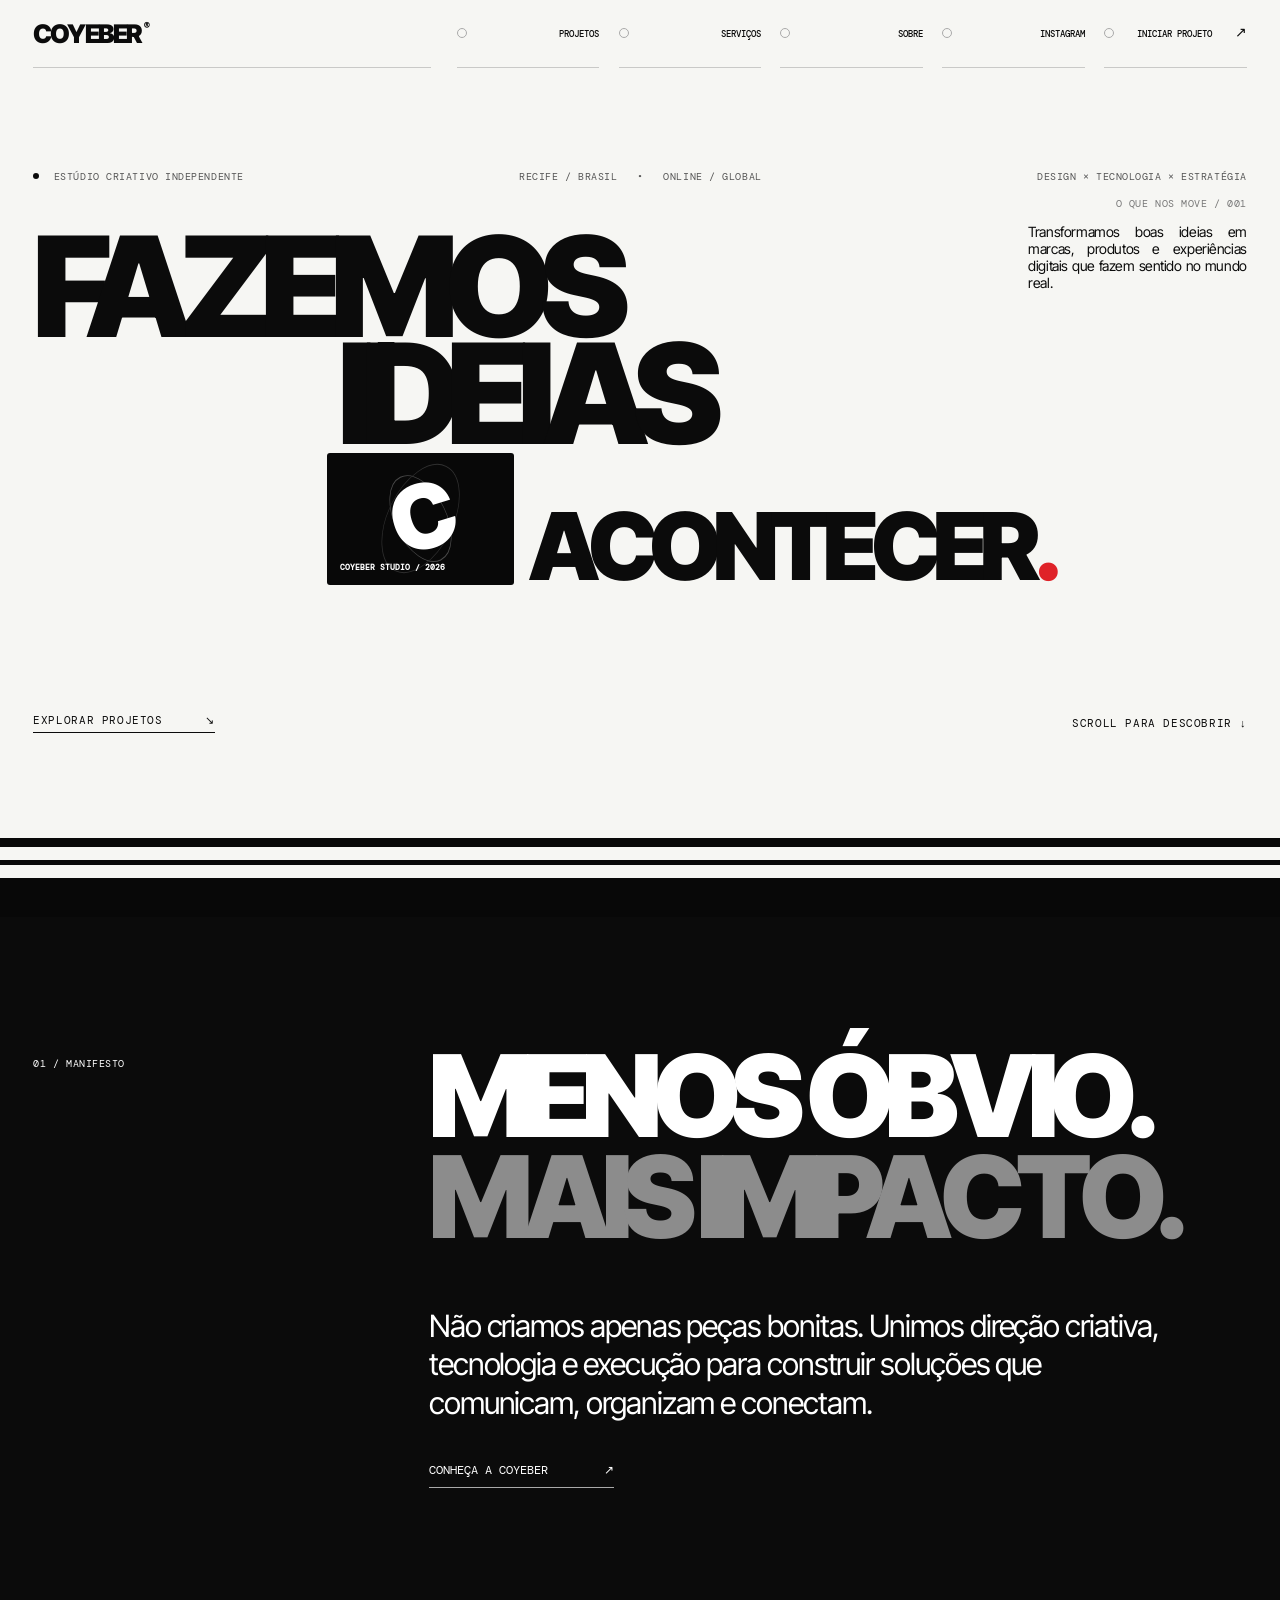
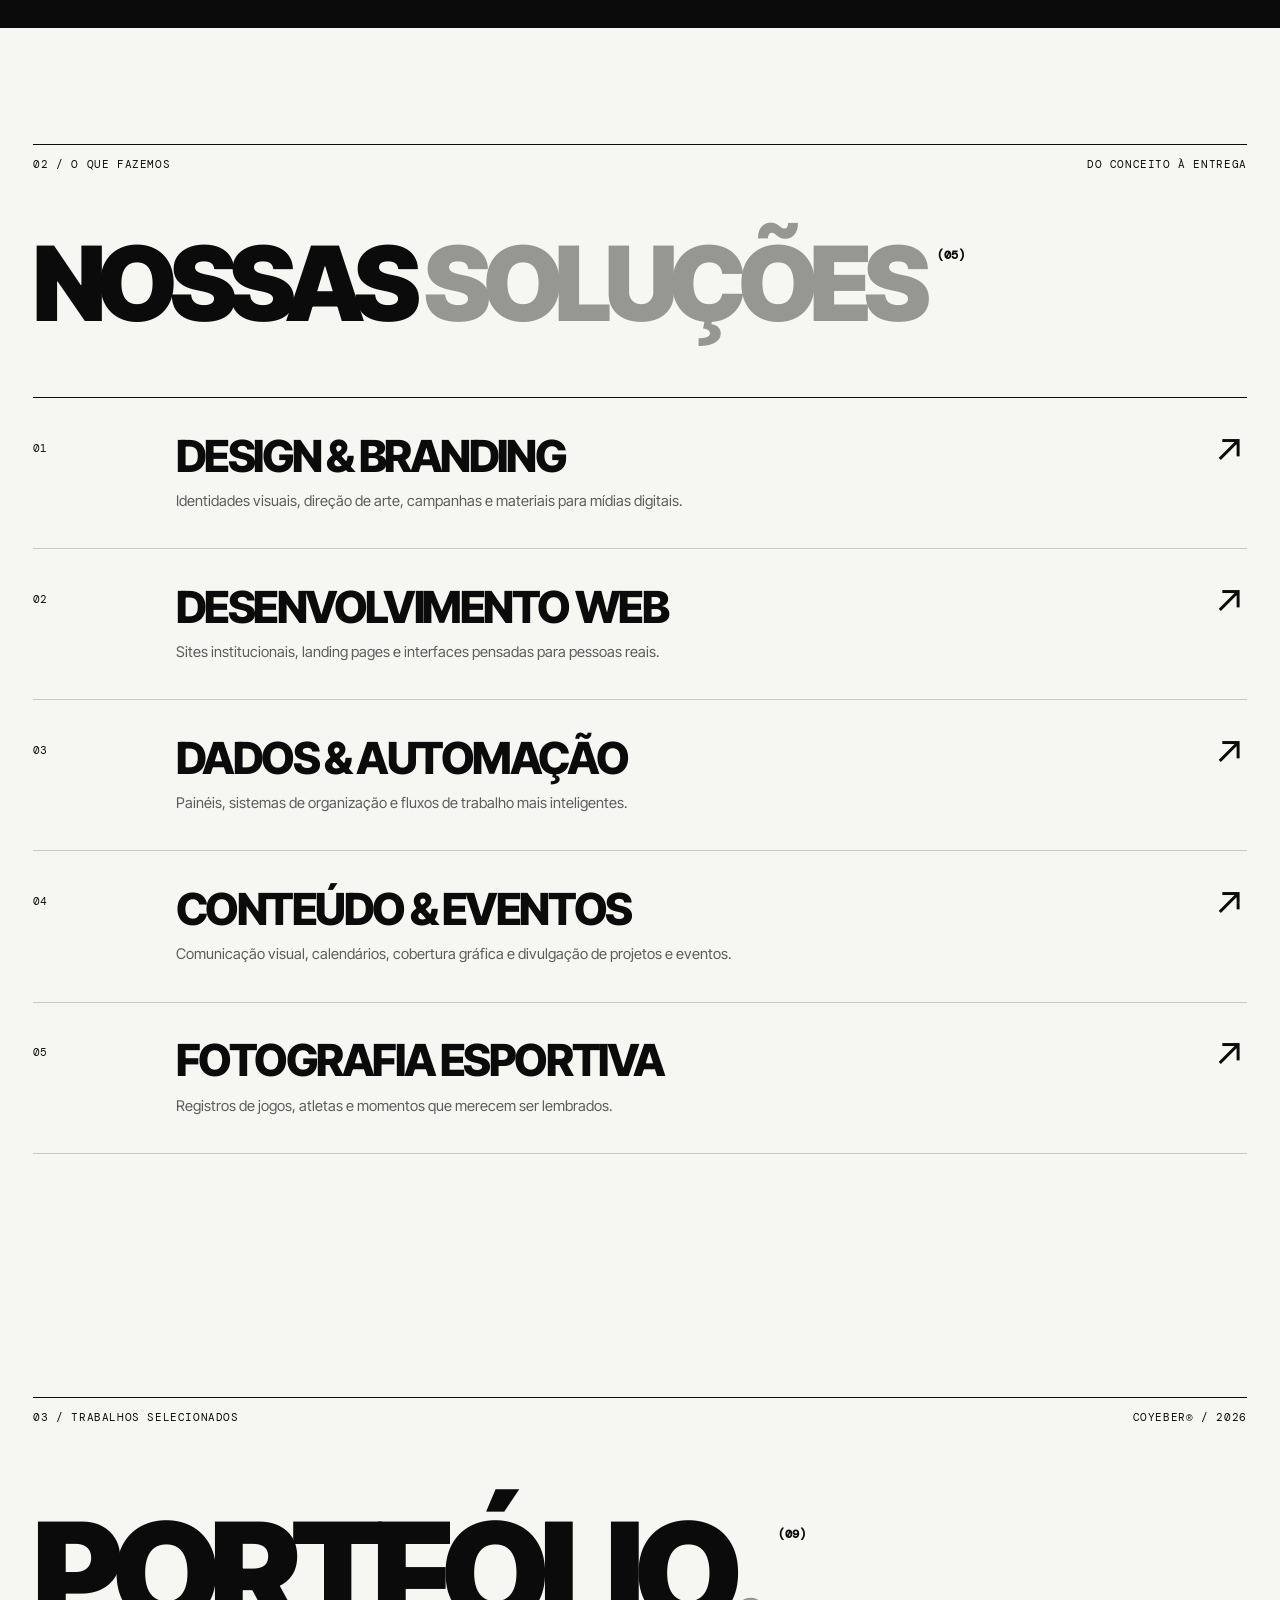
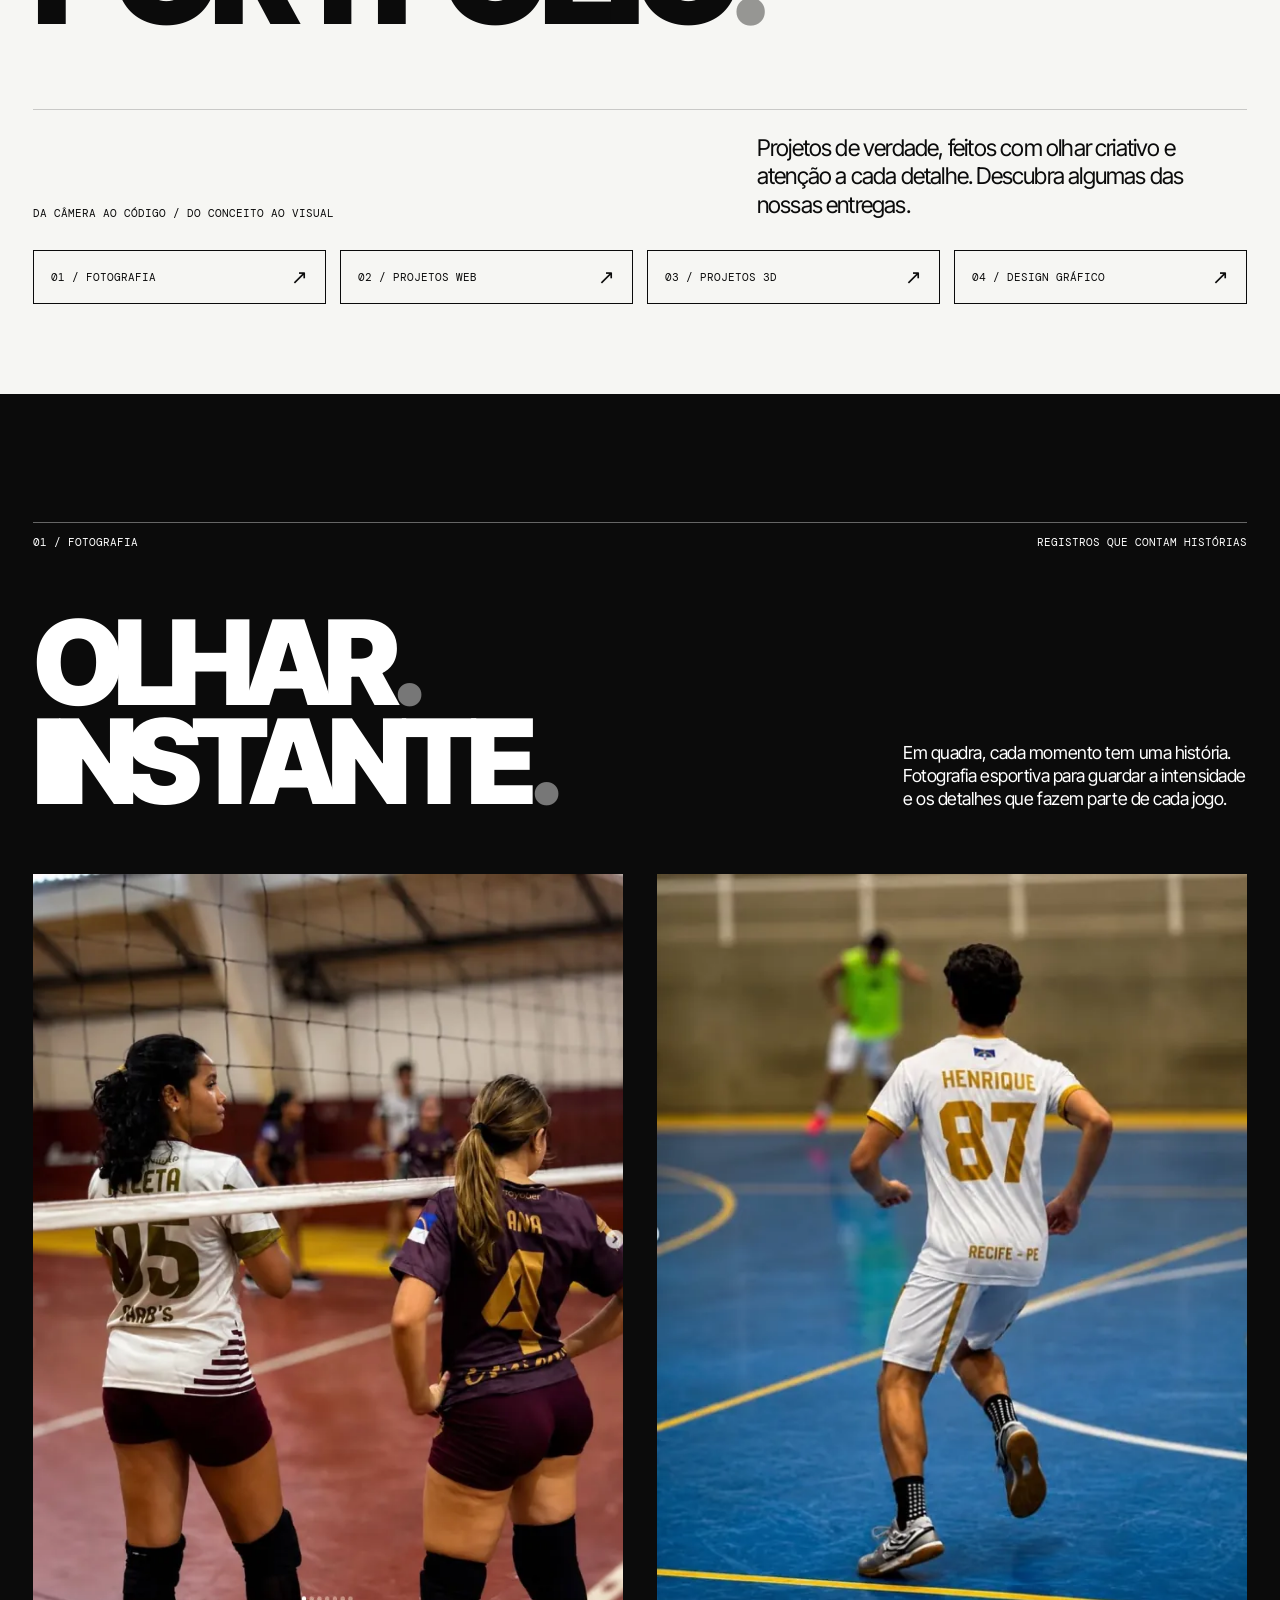
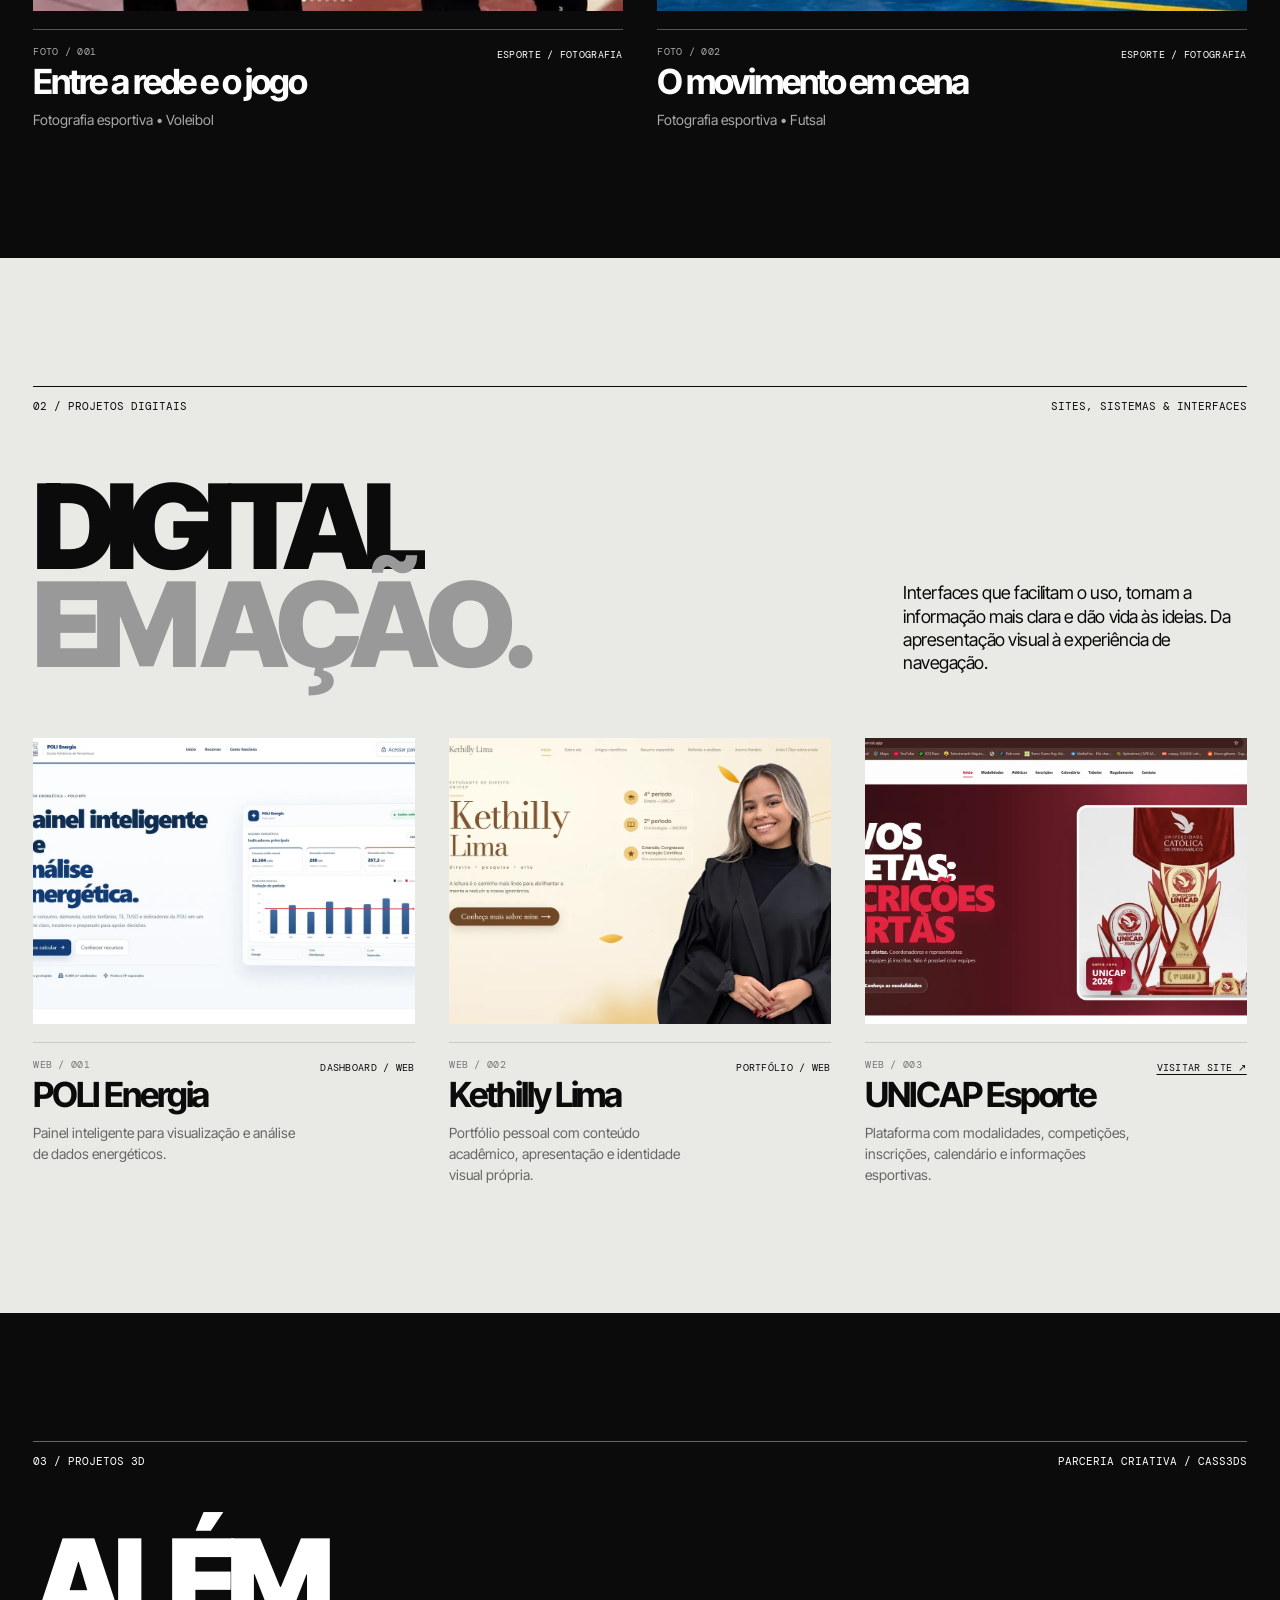
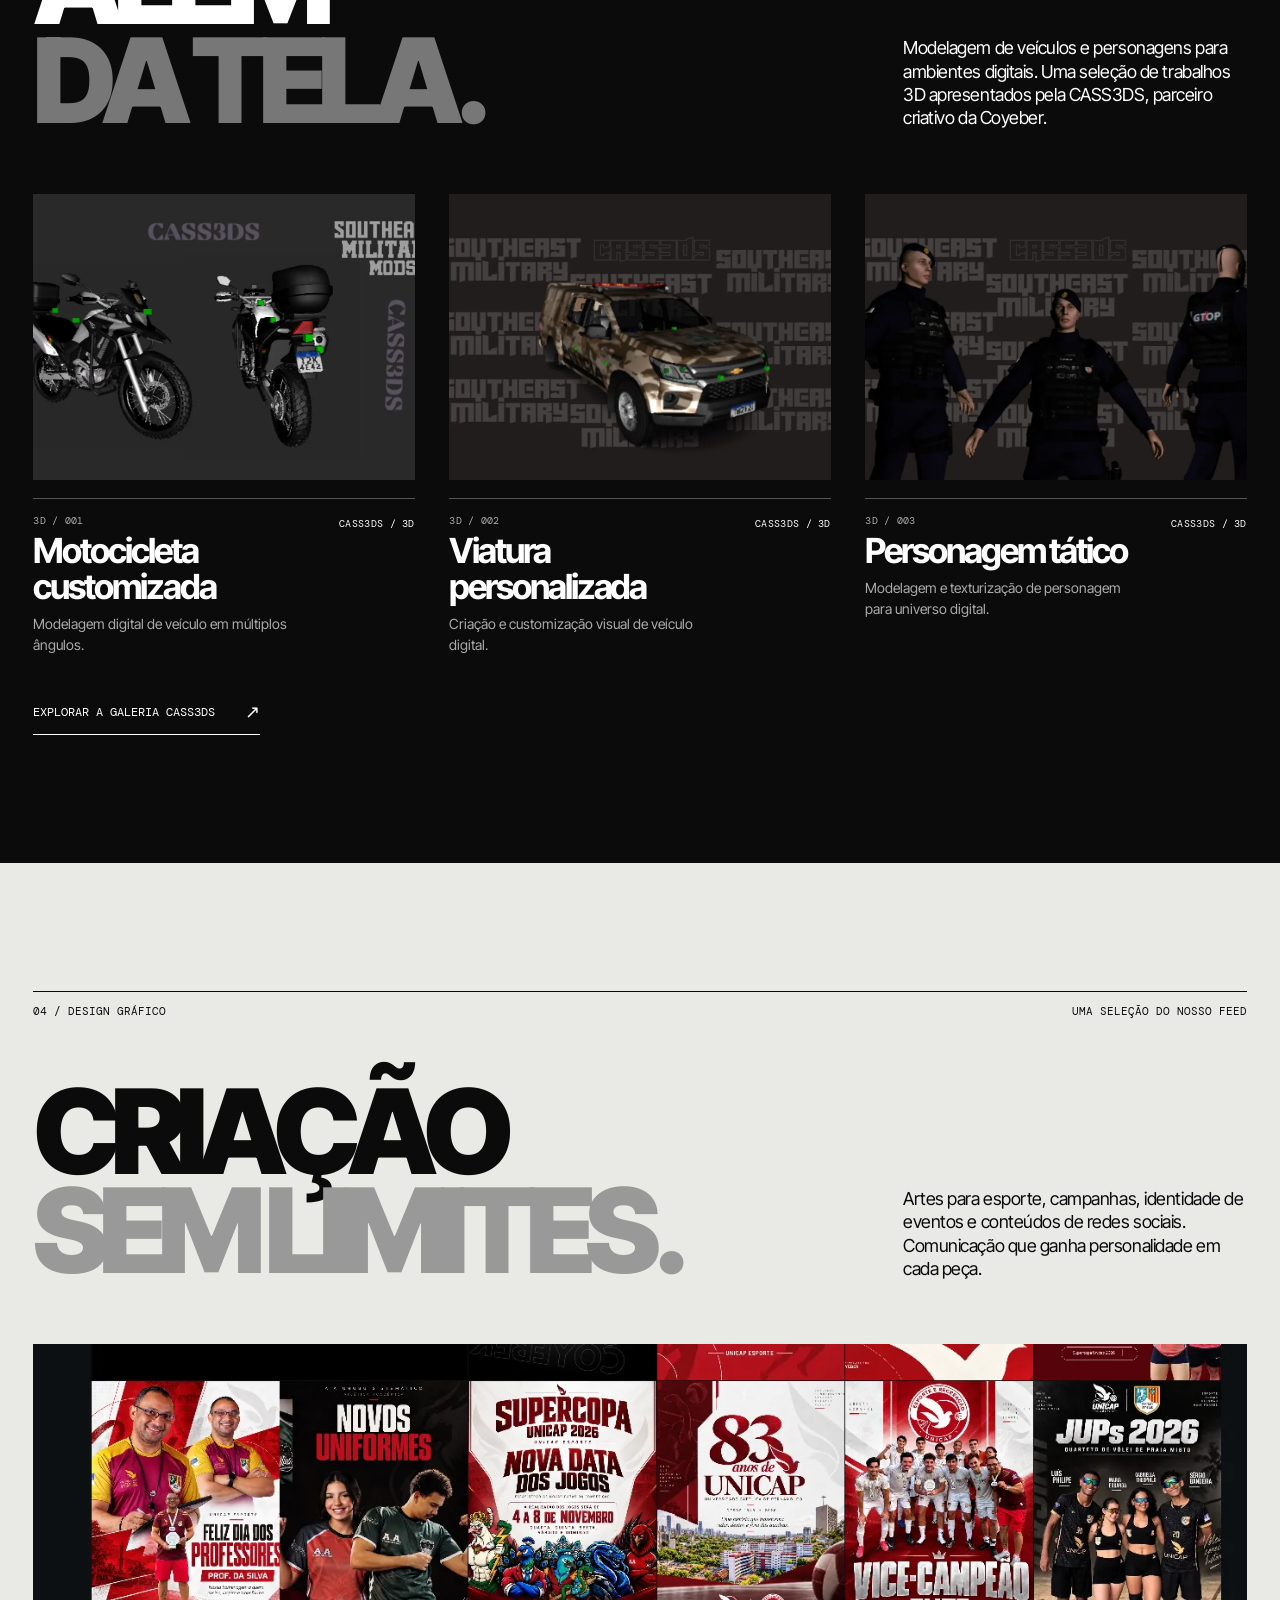
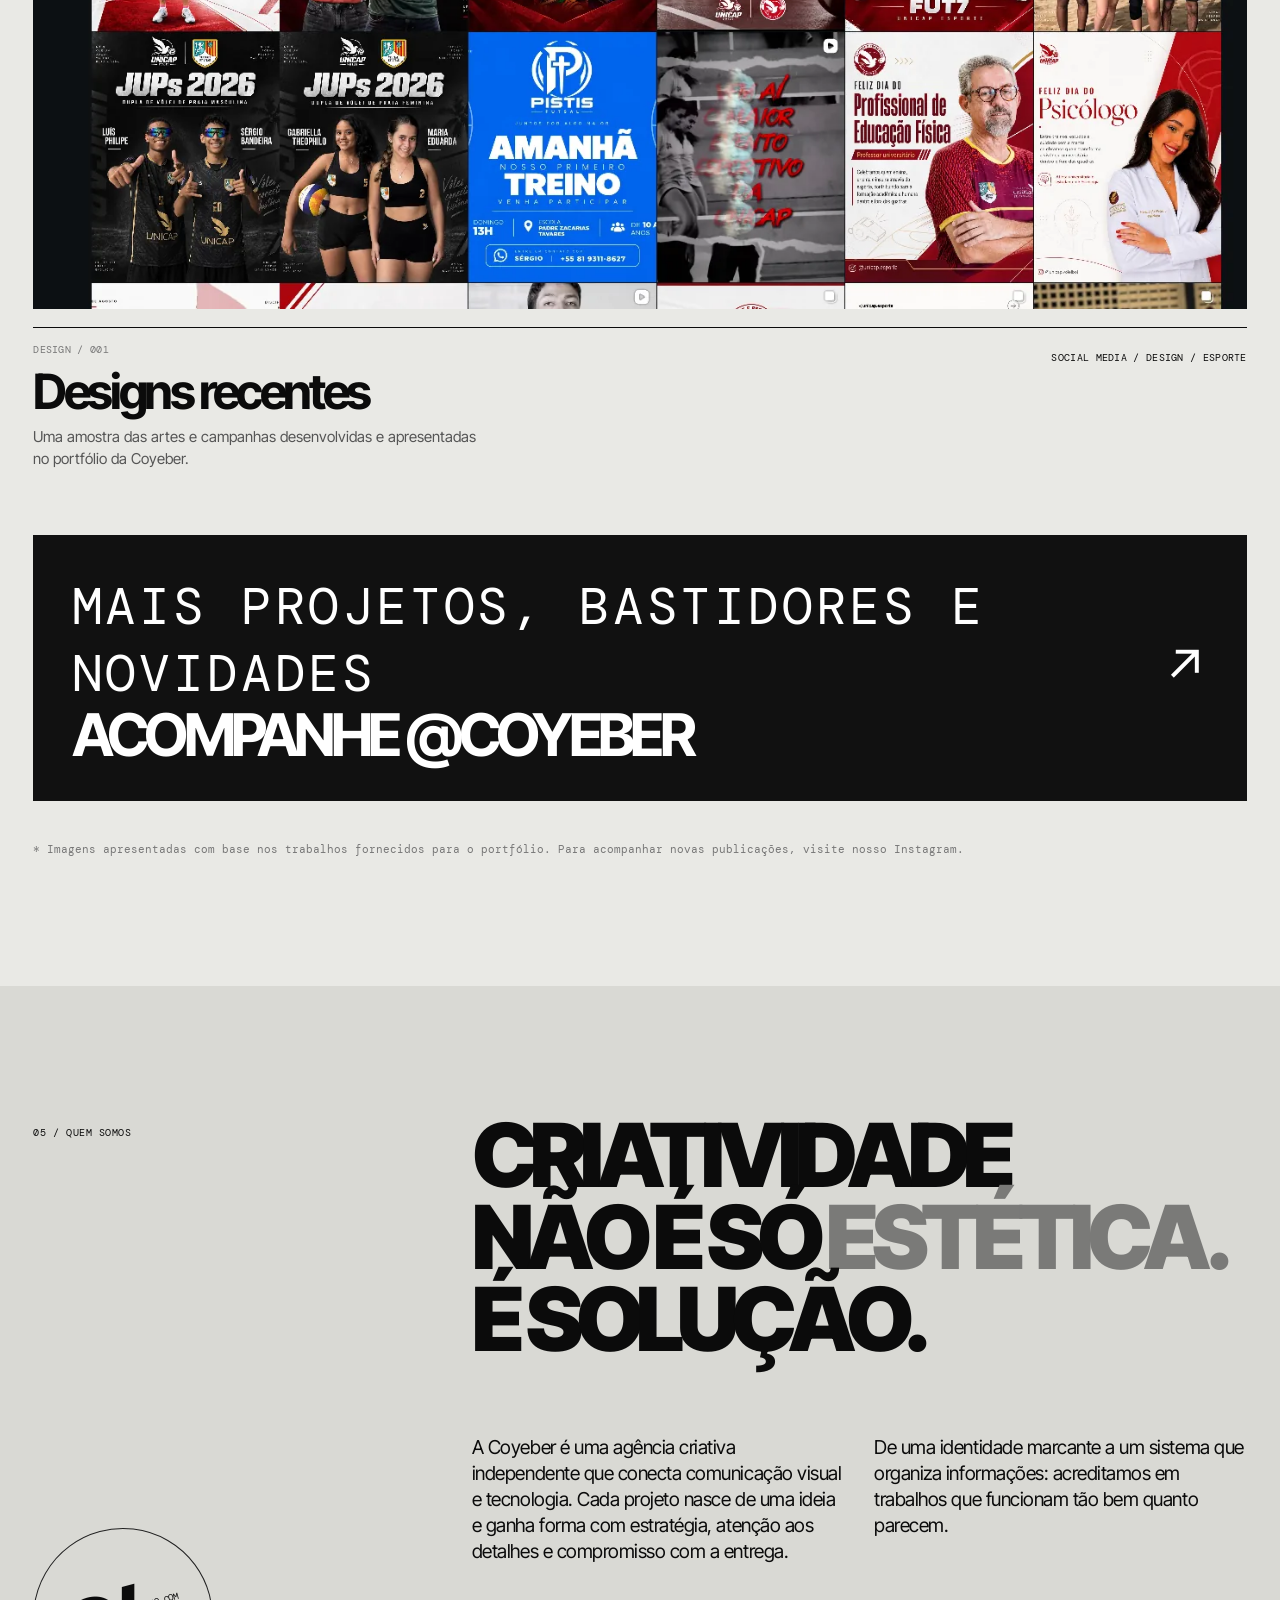
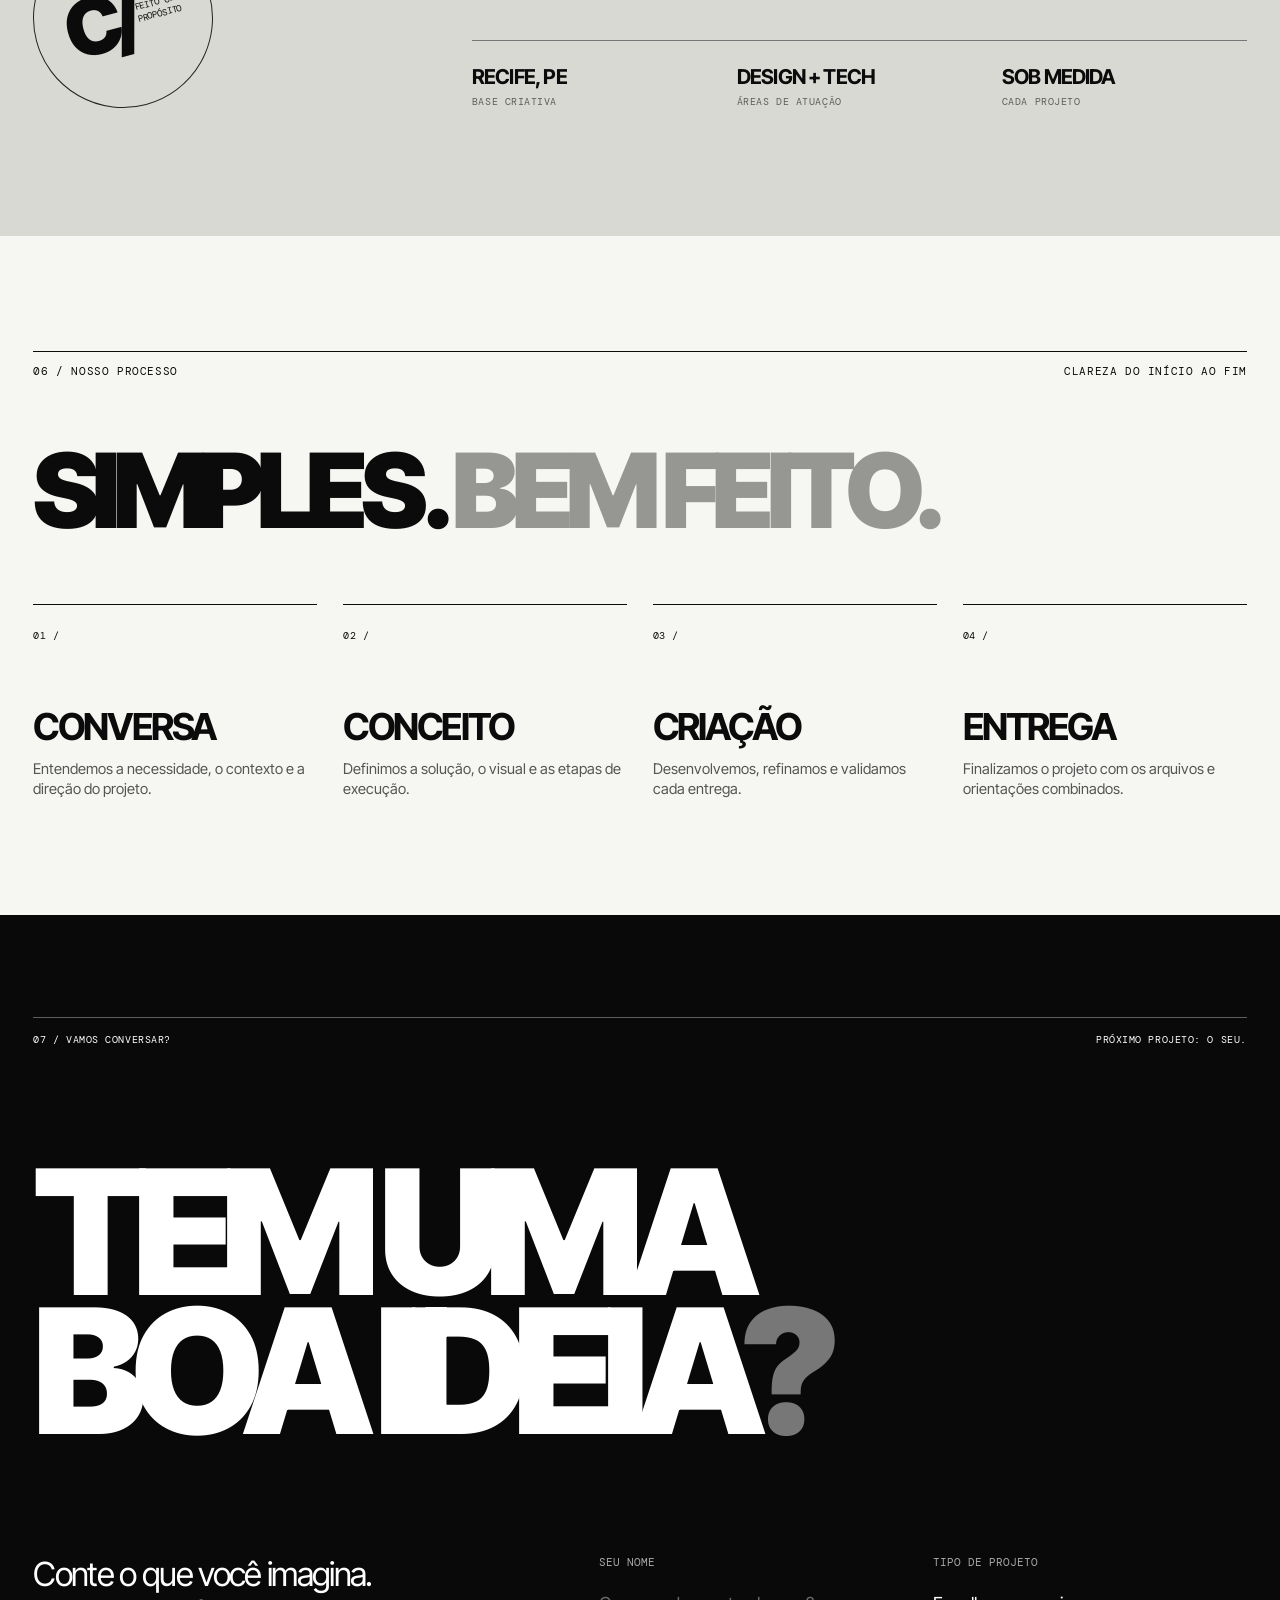
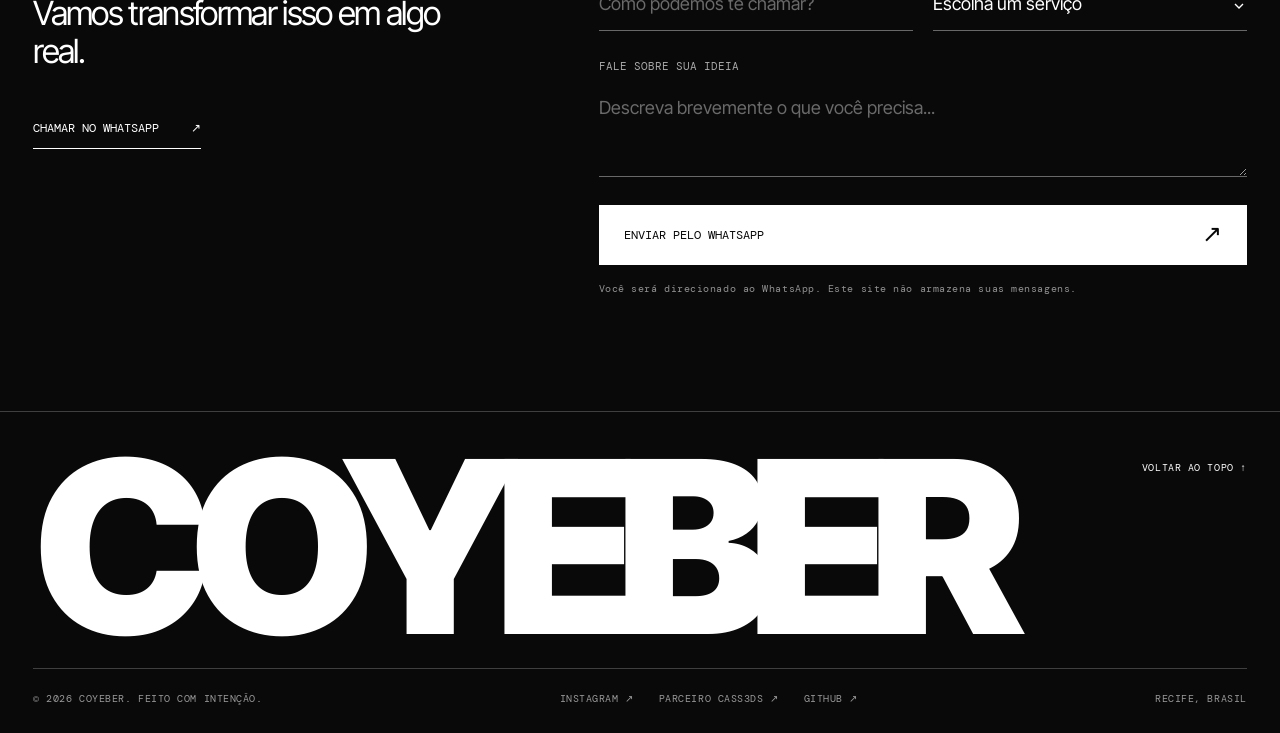
<file: index.html>
<!DOCTYPE html>
<html lang="pt-BR">
<head>
  <meta charset="UTF-8">
  <meta name="viewport" content="width=device-width, initial-scale=1">
  <meta name="theme-color" content="#f6f6f3">
  <meta name="description" content="Coyeber é uma agência criativa de Recife: design, identidade visual, desenvolvimento web, dados e experiências digitais. Conheça os projetos e comece o seu.">
  <meta name="author" content="Agência Coyeber">
  <meta property="og:type" content="website">
  <meta property="og:locale" content="pt_BR">
  <meta property="og:title" content="Coyeber® — Ideias que acontecem">
  <meta property="og:description" content="Design, tecnologia e experiências digitais. Fazemos ideias acontecer.">
  <meta property="og:url" content="https://coyeber.github.io/page/">
  <meta property="og:image" content="https://i.ibb.co/xt2hvfv3/Screenshot-3-removebg-preview.png">
  <meta name="twitter:card" content="summary_large_image">
  <link rel="canonical" href="https://coyeber.github.io/page/">
  <link rel="icon" type="image/png" href="https://i.ibb.co/xt2hvfv3/Screenshot-3-removebg-preview.png">
  <link rel="preconnect" href="https://fonts.googleapis.com">
  <link rel="preconnect" href="https://fonts.gstatic.com" crossorigin>
  <link href="https://fonts.googleapis.com/css2?family=DM+Mono:wght@400;500&family=Inter+Tight:wght@400;500;600;700;800;900&display=swap" rel="stylesheet">
  <link rel="stylesheet" href="./coyeber-redesign-2026.css?v=portfolio-20261110">
  <title>Coyeber® — Agência criativa & tecnologia</title>
  <style id="coyeber-critical-styles">
/* COYEBER® — editorial creative agency / 2026 */
:root {
  --paper: #f6f6f3;
  --ink: #0b0b0b;
  --white: #fff;
  --gray: #686868;
  --rule: #c9c9c7;
  --muted: #e9e9e5;
  --red: #df2228;
  --mono: "DM Mono", "Courier New", monospace;
  --sans: "Inter Tight", "Arial Narrow", Arial, sans-serif;
  --page-margin: clamp(18px, 2.6vw, 48px);
}
*, *::before, *::after {box-sizing: border-box;}
html {scroll-behavior: smooth;scroll-padding-top: 85px;}
body {margin: 0;background: var(--paper);color: var(--ink);font-family: var(--sans);-webkit-font-smoothing: antialiased;}
button, input, textarea, select {font: inherit;}
button {cursor: pointer;}
a {color: inherit;text-decoration: none;}
img {max-width: 100%;display: block;}
::selection {background: var(--ink);color: var(--white);}
:focus-visible {outline: 2px solid var(--red);outline-offset: 5px;}
.skip-link {position: fixed;top: -100px;left: 16px;padding: 12px 18px;color: white;background: black;z-index: 1000;}
.skip-link:focus {top: 10px;}
.section-shell {max-width: 1900px;margin-inline: auto;padding-inline: var(--page-margin);}
.small-label,.section-kicker,.section-heading-top,.hero-meta,.hero-bottom,.cover-micro,.cover-foot,.project-index,.project-type,.archive-grid figcaption,.about-facts span,.process-grid>div>span,.contact-top,.form-disclaimer,.footer-bottom,.back-top {font-family: var(--mono);font-size: 10px;letter-spacing: .055em;}
.site-header {position: relative;z-index: 100;background: var(--paper);}
.header-inner {display: grid;grid-template-columns: 1.62fr 3.22fr;gap: 26px;max-width: 1900px;margin: auto;padding: 20px var(--page-margin) 0;}
.brand {font-weight: 900;font-size: clamp(22px, 2vw, 31px);line-height: 1;letter-spacing: -.075em;white-space: nowrap;padding: 1px 0 20px;border-bottom: 1px solid var(--rule);}
.brand-mark {font-family: var(--mono);font-size: 9px;vertical-align: top;letter-spacing: 0;margin-left: 3px;}
.primary-nav {display: grid;grid-template-columns: repeat(5,minmax(0,1fr));gap: clamp(10px, 1.5vw, 25px);align-items: stretch;}
.primary-nav>a {font-family: var(--mono);font-size: clamp(9px, .72vw, 12px);font-weight: 500;display: flex;align-items: flex-start;justify-content: space-between;gap: 5px;padding: 8px 0 20px;border-bottom: 1px solid var(--rule);white-space: nowrap;transition: border-color .2s;}
.primary-nav>a:hover {border-color: var(--ink);}
.primary-nav i {width: 10px;height: 10px;flex: 0 0 auto;border: 1px solid #aaa;border-radius: 50%;transition: background .2s,border-color .2s;}
.primary-nav>a:hover i {background: var(--ink);border-color: var(--ink);}
.nav-contact>span {font-size: 14px;line-height: .7;}
.menu-toggle {display: none;}
.hero {padding-top: clamp(80px, 8vw, 170px);min-height: min(760px,92vh);position: relative;padding-bottom: clamp(68px,7vw,125px);}
.hero-meta {display: flex;justify-content: space-between;gap: 20px;color: #555;white-space: nowrap;font-size: 10px;}
.status-dot {display: inline-block;width: 6px;height: 6px;background: var(--ink);border-radius: 100%;margin: 0 8px 1px 0;}
.hero-composition {position: relative;padding-top: clamp(32px,3.9vw,70px);}
.hero-title {font-size: clamp(60px,10.9vw,208px);line-height: .77;font-weight: 900;letter-spacing: -.095em;margin: 0;text-transform: uppercase;}
.hero-title>span {display: block;white-space: nowrap;}
.hero-indent {padding-left: 25.1%;}
.hero-ending {display: flex !important;align-items: flex-end;gap: clamp(6px,1.1vw,20px);padding-left: 24.2%;margin-top: clamp(3px,.45vw,12px);}
.hero-ending>span:last-child {font-size: .67em;letter-spacing: -.089em;margin-bottom: .017em;}
.hero-period {color: var(--red);}
.hero-object {height: .94em;width: 1.34em;flex: 0 0 auto;background: #080808;border-radius: 3px;color: white;display: flex;align-items: center;justify-content: center;position: relative;overflow: hidden;}
.hero-object::before,.hero-object::after {content:"";position:absolute;border:1px solid #494949;border-radius:50%;width:.67em;height:.67em;transform:rotate(-26deg) scaleX(.56);}
.hero-object::after {width:.84em;height:.84em;transform:rotate(26deg) scaleX(.56);border-color:#303030;}
.hero-object-core {font-size:.64em;font-weight:900;letter-spacing:-.1em;line-height:1;color:white;transform:rotate(-17deg);z-index:1;}
.object-caption {position:absolute;bottom:10%;left:7%;font-family:var(--mono);font-size:clamp(5px,.65vw,10px);letter-spacing:0;z-index:2;white-space:nowrap;}
.hero-side-note {position:absolute;right:0;top:clamp(14px,1vw,25px);width:clamp(175px,18%,285px);text-align:justify;}
.hero-side-note p {font-size:clamp(13px,1.1vw,19px);line-height:1.2;letter-spacing:-.03em;margin:14px 0 0;}
.hero-side-note .small-label {display:block;text-align:right;color:#777;}
.hero-bottom {display:flex;justify-content:space-between;align-items:center;gap:20px;margin-top:clamp(80px,10vw,180px);font-size:11px;}
.inline-link {border-bottom: 1px solid var(--ink);padding-bottom:5px;font-family:var(--mono);}
.inline-link span {margin-left:35px;}
.hero-stripes {height: 89px;overflow:hidden;background:var(--paper);display:flex;flex-direction:column;justify-content:flex-end;gap:13px;}
.hero-stripes span {display:block;background:#080808;width:100%;height:9px;flex-shrink:0;}
.hero-stripes span:nth-child(2) {height:5px;}
.hero-stripes span:last-child {height:39px;}
.intro-section {background:var(--ink);color:white;padding:clamp(80px,10vw,185px) 0 clamp(85px,11vw,200px);}
.intro-layout {display:grid;grid-template-columns:1fr 2.3fr;gap:40px;}
.section-kicker {margin:0;padding-top:12px;}
.intro-layout h2 {font-size:clamp(55px,8.9vw,160px);font-weight:900;line-height:.89;letter-spacing:-.08em;margin:0;}
.intro-layout h2 em {font-style:normal;color:#8c8c8c;}
.intro-layout p:not(.section-kicker) {font-size:clamp(19px,2.4vw,36px);line-height:1.24;letter-spacing:-.035em;max-width:760px;margin:60px 0 36px;}
.text-link {display:inline-flex;align-items:center;gap:56px;font-family:var(--mono);font-size:12px;border-bottom:1px solid;padding-bottom:9px;}
.text-link-light {border-color:#aaa;}
.services-section,.works-section>.section-shell,.archive-section,.process-section {padding-top:clamp(90px,9vw,160px);padding-bottom:clamp(100px,9vw,165px);}
.section-heading {margin-bottom:clamp(38px,5vw,80px);}
.section-heading-top {border-top:1px solid var(--ink);padding-top:12px;display:flex;align-items:center;justify-content:space-between;gap:15px;font-size:11px;}
.section-heading h2 {font-weight:900;letter-spacing:-.075em;line-height:.95;font-size:clamp(58px,8.1vw,145px);margin:clamp(40px,5vw,80px) 0 0;}
.section-heading h2>span {color:#969693;}
.section-heading h2 sup {font-family:var(--mono);letter-spacing:0;font-size:12px;vertical-align:top;position:relative;top:15px;margin-left:13px;}
.services-list {border-top:1px solid var(--ink);}
.service-row {display:grid;grid-template-columns: minmax(50px,.5fr) minmax(0,4fr) minmax(35px,.3fr);gap:20px;padding:clamp(20px,2.8vw,45px) 0;border-bottom:1px solid var(--rule);transition:padding .25s;}
.service-row:hover {padding-inline:10px;}
.service-num {font-family:var(--mono);font-size:11px;padding-top:7px;}
.service-row h3 {font-size:clamp(25px,3.45vw,61px);line-height:1;letter-spacing:-.055em;margin:0;font-weight:800;}
.service-row p {font-size:clamp(13px,1.15vw,19px);color:#5c5c5c;line-height:1.45;max-width:650px;margin:13px 0 0;}
.service-arrow {font-size:clamp(27px,3vw,46px);line-height:1;justify-self:end;}
.works-section {background:#ededeb;}
.featured-grid {display:grid;grid-template-columns:1.23fr 1fr;gap:clamp(24px,3vw,55px);}
.project-card {min-width:0;}
.project-cover {height:clamp(300px,37vw,630px);overflow:hidden;position:relative;background:#151515;color:white;isolation:isolate;transition:transform .3s;}
.project-card:not(.project-large) .project-cover {height:clamp(290px,31vw,510px);}
.project-card:nth-child(3) .project-cover {height:clamp(290px,31vw,510px);}
.project-card:nth-child(4) .project-cover {height:clamp(290px,31vw,510px);}
.project-large {grid-row:span 1;}
.cover-supercopa {background:#d72028;padding:clamp(25px,3vw,55px);display:flex;flex-direction:column;justify-content:space-between;}
.cover-supercopa::before {content:"";position:absolute;width:65%;height:135%;border:2px solid #fff;border-radius:50%;top:-19%;right:-28%;transform:rotate(-29deg);opacity:.6;}
.cover-supercopa::after {content:"";position:absolute;width:48%;height:108%;border:1px solid #fff;border-radius:50%;top:-7%;right:-13%;transform:rotate(-29deg);opacity:.6;}
.cover-supercopa .cover-micro,.cover-supercopa .cover-foot,.super-text {position:relative;z-index:2;}
.super-text {font-weight:900;letter-spacing:-.099em;font-size:clamp(63px,9.2vw,168px);line-height:.78;white-space:nowrap;}
.super-text span {font-size:.1em;letter-spacing:0;position:relative;top:-4em;margin-left:8px;}
.cover-foot {display:flex;justify-content:space-between;align-items:end;line-height:1.3;}
.cover-foot span:first-child {font-weight:700;font-family:var(--sans);font-size:clamp(30px,3.8vw,60px);letter-spacing:-.075em;line-height:.87;}
.cover-identity {padding:clamp(25px,3vw,50px);display:flex;flex-direction:column;justify-content:space-between;}
.identity-symbol {font-size:clamp(200px,25vw,390px);line-height:.7;font-weight:900;letter-spacing:-.16em;text-align:center;margin-right:12%;}
.identity-symbol span {font-size:.19em;vertical-align:top;letter-spacing:0;margin-left:.2em;color:#a8a8a8;}
.identity-name {font-weight:900;font-size:clamp(21px,3.2vw,55px);letter-spacing:-.075em;}
.cover-gallery {background:#e2e2e2;color:white;}
.cover-gallery img {width:100%;height:100%;object-fit:cover;filter:grayscale(100%);transition:filter .5s,transform .6s;}
.cover-gallery:hover img {filter:grayscale(0%);transform:scale(1.045);}
.cover-stamp {position:absolute;bottom:22px;left:22px;background:#0b0b0b;color:white;padding:10px 12px;font-family:var(--mono);font-size:11px;line-height:1.4;}
.cover-partner {background:#d6d5cf;color:#111;padding:clamp(25px,3vw,45px);display:flex;flex-direction:column;justify-content:space-between;}
.cover-partner strong {font-weight:900;letter-spacing:-.1em;font-size:clamp(66px,9.9vw,160px);line-height:.95;position:relative;z-index:2;}
.cover-partner strong span {font-weight:500;}
.partner-grid {position:absolute;inset:0;background-image:linear-gradient(#9995 1px,transparent 1px),linear-gradient(90deg,#9995 1px,transparent 1px);background-size:39px 39px;opacity:.7;mask-image:linear-gradient(90deg,transparent,#000);}
.partner-bottom {font-family:var(--mono);font-size:10px;letter-spacing:.08em;position:relative;z-index:2;}
.project-info {display:flex;gap:14px;justify-content:space-between;padding:20px 0 48px;border-bottom:1px solid #b5b5b3;align-items:flex-end;}
.project-index {display:block;color:#6b6b6b;}
.project-info h3 {font-size:clamp(24px,2.5vw,41px);letter-spacing:-.06em;font-weight:800;line-height:1.05;margin:10px 0;}
.project-info p {font-size:14px;line-height:1.45;margin:0;max-width:410px;color:#565656;}
.project-type {font-size:10px;line-height:1.5;text-align:right;white-space:nowrap;}
.project-action {text-decoration:underline;text-underline-offset:3px;}
.archive-section {padding-bottom:clamp(100px,10vw,190px);}
.archive-section .section-heading {margin-bottom:24px;}
.archive-section .section-heading h2 span {color:var(--ink);}
.archive-lead {font-size:clamp(17px,1.4vw,22px);line-height:1.3;max-width:630px;margin:0 0 50px auto;}
.archive-grid {display:grid;grid-template-columns:repeat(3,1fr);gap:clamp(12px,2vw,28px);}
.archive-grid figure {margin:0;min-width:0;}
.archive-grid img {width:100%;aspect-ratio:1/1;object-fit:cover;background:#dededb;filter:grayscale(1);transition:filter .4s;}
.archive-grid figure:hover img {filter:grayscale(0);}
.archive-grid figcaption {border-bottom:1px solid var(--rule);display:flex;justify-content:space-between;padding:12px 0 18px;}
.instagram-cta {display:flex;justify-content:space-between;align-items:center;gap:20px;border-top:1px solid var(--ink);border-bottom:1px solid var(--ink);margin-top:clamp(60px,8vw,130px);padding:clamp(24px,3vw,50px) 0;transition:padding .2s;}
.instagram-cta:hover {padding-inline:12px;}
.instagram-cta>span:first-child {display:flex;flex-direction:column;gap:12px;}
.instagram-cta strong {font-size:clamp(53px,9vw,155px);letter-spacing:-.09em;line-height:.85;}
.instagram-cta-arrow {font-size:clamp(44px,7vw,110px);line-height:1;}
.about-section {background:#d9d9d4;padding:clamp(105px,10vw,180px) 0;}
.about-layout {display:grid;grid-template-columns:1fr 2fr;gap:clamp(30px,4vw,75px);}
.about-left {display:flex;flex-direction:column;justify-content:space-between;gap:80px;}
.about-badge {height:180px;width:180px;border:1px solid #222;border-radius:50%;display:flex;align-items:center;justify-content:center;gap:4px;transform:rotate(-15deg);}
.about-badge>span {font-weight:900;font-size:78px;letter-spacing:-.12em;}
.about-badge small {font-family:var(--mono);font-size:9px;line-height:1.3;}
.about-right h2 {font-size:clamp(51px,6.9vw,120px);letter-spacing:-.084em;line-height:.93;margin:0 0 75px;font-weight:900;}
.about-right em {font-style:normal;color:#7a7a78;}
.about-text {display:grid;grid-template-columns:1fr 1fr;gap:30px;}
.about-text p {font-size:clamp(17px,1.5vw,23px);line-height:1.35;letter-spacing:-.025em;margin:0;}
.about-facts {display:grid;grid-template-columns:repeat(3,1fr);gap:20px;border-top:1px solid #777;margin-top:75px;padding-top:23px;}
.about-facts>div {display:flex;flex-direction:column;gap:6px;}
.about-facts strong {font-size:clamp(14px,1.6vw,23px);letter-spacing:-.04em;}
.about-facts span {color:#5c5c5c;}
.process-grid {display:grid;grid-template-columns:repeat(4,1fr);gap:clamp(15px,2vw,35px);}
.process-grid>div {border-top:1px solid var(--ink);padding-top:18px;}
.process-grid h3 {font-size:clamp(27px,2.9vw,49px);letter-spacing:-.065em;margin:65px 0 13px;line-height:1;}
.process-grid p {font-size:clamp(14px,1.15vw,18px);line-height:1.4;max-width:300px;color:#555;margin:0;}
.contact-section {background:#090909;color:white;padding:clamp(85px,8vw,150px) 0 clamp(100px,9vw,175px);}
.contact-top {display:flex;align-items:center;justify-content:space-between;border-top:1px solid #5d5d5d;padding-top:15px;}
.contact-section h2 {font-size:clamp(77px,13.6vw,230px);line-height:.8;font-weight:900;letter-spacing:-.09em;margin:clamp(65px,9vw,130px) 0;}
.contact-section h2 span {color:#777;}
.contact-columns {display:grid;grid-template-columns:1fr 1.4fr;gap:clamp(35px,8vw,150px);align-items:start;}
.contact-copy p {font-size:clamp(21px,2.6vw,40px);letter-spacing:-.05em;line-height:1.16;margin:0 0 45px;max-width:420px;}
.contact-quick {display:inline-flex;align-items:center;gap:32px;border-bottom:1px solid #fff;padding-bottom:12px;font-family:var(--mono);font-size:12px;}
.contact-form {display:grid;gap:28px;}
.contact-form label {font-family:var(--mono);font-size:11px;display:flex;flex-direction:column;gap:12px;color:#a9a9a9;}
.field-grid {display:grid;grid-template-columns:1fr 1fr;gap:20px;}
.contact-form input,.contact-form select,.contact-form textarea {background:transparent;color:white;border:0;border-bottom:1px solid #686868;padding:12px 0 16px;border-radius:0;outline:0;width:100%;font-family:var(--sans);font-size:18px;}
.contact-form input::placeholder,.contact-form textarea::placeholder {color:#6a6a6a;}
.contact-form input:focus,.contact-form select:focus,.contact-form textarea:focus {border-color:#fff;}
.contact-form select {appearance:none;background-image:url("data:image/svg+xml,%3Csvg xmlns='http://www.w3.org/2000/svg' width='16' height='16' viewBox='0 0 24 24' fill='none' stroke='white' stroke-width='2'%3E%3Cpath d='m6 9 6 6 6-6'/%3E%3C/svg%3E");background-repeat:no-repeat;background-position:right center;padding-right:22px;}
.contact-form select option {background:#181818;}
.contact-form button {border:none;background:white;color:#070707;font-family:var(--mono);font-size:12px;text-align:left;display:flex;justify-content:space-between;padding:22px 25px;transition:background .2s;}
.contact-form button:hover {background:#d5d5d3;}
.contact-form button span {font-size:24px;line-height:.6;}
.form-disclaimer {font-size:10px;color:#929292;margin:-12px 0 0;line-height:1.5;}
.site-footer {background:#090909;color:#fff;border-top:1px solid #3f3f3f;padding:45px 0 28px;}
.footer-top {display:flex;justify-content:space-between;align-items:flex-start;gap:20px;border-bottom:1px solid #3f3f3f;padding-bottom:30px;}
.footer-wordmark {font-size:clamp(80px,18.8vw,330px);font-weight:900;line-height:.75;letter-spacing:-.095em;display:block;}
.footer-wordmark sup {font-family:var(--mono);letter-spacing:0;font-size:12px;position:relative;top:-3em;}
.back-top {white-space:nowrap;padding-top:4px;}
.footer-bottom {display:flex;justify-content:space-between;gap:24px;flex-wrap:wrap;padding-top:23px;color:#999;}
.footer-bottom>div {display:flex;gap:25px;}
.footer-bottom a:hover,.back-top:hover {color:white;text-decoration:underline;text-underline-offset:4px;}
@media (min-width: 1800px) {.hero-title {font-size:208px;}.hero {min-height:820px;}}
@media (max-width: 1150px) {
  .header-inner {grid-template-columns:1.2fr 3fr;}
  .primary-nav {gap:12px;}
  .primary-nav>a {font-size:9px;}
  .primary-nav i {width:7px;height:7px;}
  .hero-title {font-size:10.5vw;}
  .hero-side-note {width:190px;}
  .project-type {white-space:normal;}
}
@media (max-width: 850px) {
  .header-inner {display:flex;align-items:center;justify-content:space-between;padding-bottom:15px;border-bottom:1px solid var(--rule);}
  .brand {padding:0;border:0;}
  .menu-toggle {border:1px solid var(--ink);width:45px;height:43px;display:flex;flex-direction:column;justify-content:center;align-items:center;gap:6px;background:transparent;}
  .menu-toggle span {width:19px;height:2px;background:var(--ink);transition:transform .2s;}
  .menu-toggle[aria-expanded="true"] span:first-child {transform:translateY(4px) rotate(45deg);}
  .menu-toggle[aria-expanded="true"] span:last-child {transform:translateY(-4px) rotate(-45deg);}
  .primary-nav {display:none;position:absolute;top:100%;left:0;right:0;background:var(--paper);padding:15px var(--page-margin) 25px;border-bottom:1px solid var(--ink);box-shadow:0 12px 25px #0001;grid-template-columns:1fr;gap:0;}
  .primary-nav.is-open {display:grid;}
  .primary-nav>a {padding:15px 0;font-size:13px;justify-content:flex-start;gap:14px;}
  .primary-nav>a span {margin-left:auto;}
  .hero {min-height:650px;padding-top:90px;}
  .hero-meta span:last-child {display:none;}
  .hero-composition {padding-top:90px;}
  .hero-side-note {top:0;width:200px;}
  .hero-title {font-size:10.5vw;}
  .hero-indent {padding-left:12%;}
  .hero-ending {padding-left:4%;}
  .hero-ending>span:last-child {font-size:.77em;}
  .hero-object {width:1.1em;}
  .intro-layout {grid-template-columns:1fr;}
  .intro-layout .section-kicker {margin-bottom:35px;}
  .intro-layout p:not(.section-kicker) {margin-top:38px;}
  .featured-grid {gap:24px;}
  .project-card:not(.project-large) .project-cover,.project-cover {height:360px;}
  .project-info {flex-direction:column;align-items:start;padding-bottom:32px;}
  .project-type {text-align:left;}
  .about-layout {grid-template-columns:1fr;}
  .about-left {flex-direction:row;align-items:start;}
  .about-badge {height:100px;width:100px;}
  .about-badge>span {font-size:42px;}
  .about-badge small {font-size:6px;}
  .about-right h2 {margin-bottom:45px;}
  .contact-columns {grid-template-columns:1fr;}
}
@media (max-width: 600px) {
  html {scroll-padding-top:65px;}
  .section-shell {padding-inline:19px;}
  .hero {min-height:610px;padding-top:38px;padding-bottom:75px;}
  .hero-meta {font-size:9px;line-height:1.4;flex-wrap:wrap;gap:8px;}
  .hero-meta span:nth-child(2) {margin-left:auto;}
  .hero-composition {padding-top:135px;}
  .hero-side-note {top:12px;right:0;width:min(220px,64vw);}
  .hero-side-note p {font-size:13px;margin-top:9px;}
  .hero-title {font-size:12.1vw;line-height:.91;letter-spacing:-.09em;}
  .hero-indent {padding-left:10%;}
  .hero-ending {gap:5px;padding-left:0;margin-top:7px;}
  .hero-ending>span:last-child {font-size:.73em;}
  .hero-object {width:1.23em;height:.98em;}
  .object-caption {font-size:5px;}
  .hero-bottom {margin-top:105px;align-items:flex-end;}
  .hero-bottom>span {font-size:9px;text-align:right;}
  .hero-bottom a {font-size:10px;max-width:148px;}
  .hero-bottom a span {margin-left:10px;}
  .hero-stripes {height:54px;gap:7px;}
  .hero-stripes span {height:6px;}
  .hero-stripes span:nth-child(2) {height:4px;}
  .hero-stripes span:last-child {height:25px;}
  .intro-section {padding-top:90px;padding-bottom:90px;}
  .intro-layout h2 {font-size:14vw;}
  .intro-layout p:not(.section-kicker) {font-size:20px;}
  .section-heading-top {font-size:9px;}
  .section-heading h2 {font-size:13vw;margin-top:42px;}
  .section-heading h2 sup {font-size:9px;top:2px;margin-left:5px;}
  .service-row {grid-template-columns:30px 1fr 20px;gap:8px;padding:23px 0;}
  .service-row h3 {font-size:24px;}
  .service-row p {font-size:13px;}
  .service-arrow {font-size:22px;}
  .featured-grid {grid-template-columns:1fr;gap:18px;}
  .project-card:not(.project-large) .project-cover,.project-card:nth-child(3) .project-cover,.project-card:nth-child(4) .project-cover,.project-cover {height:365px;}
  .super-text {font-size:clamp(61px,17vw,110px);}
  .cover-supercopa {padding:25px;}
  .cover-foot span:first-child {font-size:37px;}
  .identity-symbol {font-size:260px;}
  .cover-partner strong {font-size:100px;}
  .project-info {gap:10px;}
  .project-info h3 {font-size:28px;}
  .archive-grid {grid-template-columns:repeat(2,1fr);gap:12px;}
  .archive-lead {font-size:16px;margin-bottom:30px;}
  .archive-grid figcaption {font-size:9px;}
  .instagram-cta strong {font-size:16vw;}
  .instagram-cta-arrow {font-size:50px;}
  .about-section {padding:90px 0;}
  .about-left {margin-bottom:30px;}
  .about-right h2 {font-size:12.6vw;}
  .about-text {grid-template-columns:1fr;gap:17px;}
  .about-text p {font-size:18px;}
  .about-facts {grid-template-columns:1fr 1fr;gap:24px 10px;margin-top:45px;}
  .about-facts strong {font-size:17px;}
  .process-grid {grid-template-columns:1fr 1fr;gap:35px 18px;}
  .process-grid h3 {font-size:29px;margin:35px 0 10px;}
  .process-grid p {font-size:14px;}
  .contact-section h2 {font-size:17vw;margin:85px 0 55px;}
  .contact-top {font-size:9px;}
  .contact-copy p {font-size:29px;margin-bottom:35px;}
  .field-grid {grid-template-columns:1fr;gap:25px;}
  .contact-form input,.contact-form select,.contact-form textarea {font-size:16px;}
  .footer-top {display:block;}
  .footer-wordmark {font-size:20vw;margin-bottom:28px;}
  .back-top {display:block;text-align:right;}
  .footer-bottom {flex-direction:column;font-size:9px;}
  .footer-bottom>div {flex-wrap:wrap;gap:14px 18px;}
}
@media (max-width: 360px) {
  .hero-title {font-size:11.7vw;}
  .hero-ending>span:last-child {font-size:.70em;}
  .hero-object {width:1.12em;}
  .cover-partner strong {font-size:82px;}
}
@media (prefers-reduced-motion: reduce) {
  html {scroll-behavior:auto;}
  *,*::before,*::after {transition:none !important;animation:none !important;}
}
[hidden] { display: none !important; }



/* — PORTFÓLIO REAL · NOVEMBRO 2026 — */
.portfolio-hub{padding-top:clamp(95px,10vw,180px);padding-bottom:clamp(80px,7vw,135px);}
.portfolio-hub .section-heading h2{font-size:clamp(62px,11vw,190px);margin-top:clamp(55px,7vw,120px);line-height:.84;}
.portfolio-hub .portfolio-blurb{display:flex;justify-content:space-between;gap:40px;align-items:end;border-top:1px solid var(--rule);padding-top:24px;margin-top:clamp(55px,6vw,100px);}
.portfolio-blurb p{max-width:490px;font-size:clamp(18px,1.8vw,28px);line-height:1.25;margin:0;letter-spacing:-.035em;}
.portfolio-blurb span{font:11px var(--mono);white-space:nowrap;}
.portfolio-jump{display:grid;grid-template-columns:repeat(4,1fr);gap:14px;margin-top:30px;}
.portfolio-jump a{border:1px solid var(--ink);font-family:var(--mono);font-size:11px;display:flex;gap:20px;align-items:center;justify-content:space-between;padding:18px 17px;transition:background .2s,color .2s;}
.portfolio-jump a:hover{background:var(--ink);color:#fff;}
.portfolio-jump a span{font-size:20px;line-height:.8;}
.work-category{padding:clamp(100px,10vw,190px) 0;}
.work-category:nth-of-type(even){background:#e9e9e5;}
.work-category .category-top{display:flex;justify-content:space-between;gap:20px;border-top:1px solid var(--ink);padding-top:12px;font:11px var(--mono);}
.work-category .category-head{display:grid;grid-template-columns:1.5fr .65fr;gap:clamp(30px,6vw,110px);align-items:end;margin:clamp(46px,5vw,90px) 0 clamp(50px,5vw,90px);}
.work-category .category-head h2{font-size:clamp(60px,9.2vw,165px);line-height:.84;letter-spacing:-.09em;font-weight:900;margin:0;}
.work-category .category-head h2 span{color:#999;}
.work-category .category-head p{font-size:clamp(16px,1.4vw,22px);line-height:1.3;margin:0;letter-spacing:-.025em;}
.work-grid{display:grid;gap:clamp(20px,2.7vw,44px);}
.work-grid.two-up{grid-template-columns:repeat(2,minmax(0,1fr));}
.work-grid.three-up{grid-template-columns:repeat(3,minmax(0,1fr));}
.work-item{margin:0;min-width:0;}
.work-image{overflow:hidden;background:#d5d5d1;position:relative;}
.work-image img{display:block;width:100%;height:100%;object-fit:cover;transition:transform .5s ease;filter:none;}
.work-item:hover .work-image img{transform:scale(1.02);}
.work-image.portrait{aspect-ratio:4/5;}
.work-image.landscape{aspect-ratio:4/3;}
.work-image.wide{aspect-ratio:16/9;}
.work-image.panorama{aspect-ratio:1408/655;}
.work-image img.contain{object-fit:contain;background:#171717;}
.work-image.tilt-top img{object-position:center 30%;}
.work-item figcaption{display:flex;justify-content:space-between;gap:24px;border-top:1px solid var(--rule);padding-top:15px;margin-top:18px;align-items:start;}
.work-item h3{font-size:clamp(22px,2.7vw,45px);letter-spacing:-.06em;line-height:1.05;margin:5px 0 8px;}
.work-item p{font-size:14px;line-height:1.5;max-width:500px;color:#666;margin:0;}
.work-index,.work-tag{font:10px var(--mono);letter-spacing:.03em;}
.work-index{color:#777;display:block;margin-bottom:6px;}
.work-tag{white-space:nowrap;text-align:right;padding-top:3px;}
.work-category.dark-work{background:#0b0b0b;color:#fff;}
.dark-work .category-top{border-color:#666;}
.dark-work .category-head h2 span{color:#777;}
.dark-work .work-item figcaption{border-color:#555;}
.dark-work .work-item p,.dark-work .work-index{color:#aaa;}
.dark-work .work-image{background:#292929;}
.work-category .mini-cta{display:inline-flex;gap:30px;align-items:center;font:12px var(--mono);padding-bottom:10px;border-bottom:1px solid;margin-top:45px;}
.work-category .mini-cta span{font-size:18px;}
.work-category .mini-cta:hover{gap:40px;}
.graphics-section .graphic-feature{display:block;margin:0;}
.graphics-section .graphic-feature .work-image img{object-fit:cover;}
.graphics-section .graphic-feature figcaption{display:flex;justify-content:space-between;gap:30px;border-top:1px solid var(--ink);margin-top:18px;padding-top:15px;}
.graphics-section .graphic-feature h3{font-size:clamp(28px,3.8vw,60px);margin:4px 0 5px;letter-spacing:-.07em;}
.graphics-section .graphic-feature p{font-size:15px;color:#555;max-width:460px;line-height:1.5;margin:0;}
.graphics-section .graphic-feature .work-tag{padding-top:8px;}
.graphics-section .archive-quick{display:flex;align-items:center;justify-content:space-between;gap:30px;background:#111;color:#fff;padding:clamp(23px,3vw,48px);margin-top:clamp(45px,5vw,90px);}
.graphics-section .archive-quick strong{font-size:clamp(32px,4.6vw,70px);line-height:.95;letter-spacing:-.08em;}
.graphics-section .archive-quick span{font-size:clamp(30px,4vw,60px);}
.graphics-section .archive-quick:hover{background:#282828;}
.portfolio-note{font:11px var(--mono);color:#777;margin:40px 0 0;line-height:1.5;}
@media(max-width:1100px){
 .work-category .category-head{grid-template-columns:1fr;gap:30px;}
 .work-category .category-head p{max-width:570px;}
 .work-grid.three-up{grid-template-columns:repeat(2,minmax(0,1fr));}
 .work-grid.three-up>.work-item:last-child{grid-column:1/-1;max-width:650px;}
 .portfolio-jump{grid-template-columns:repeat(2,1fr);}
}
@media(max-width:650px){
 .portfolio-hub{padding-bottom:65px;}
 .portfolio-hub .section-heading h2{font-size:16vw;}
 .portfolio-hub .portfolio-blurb{display:block;margin-top:45px;}
 .portfolio-blurb span{display:block;margin-bottom:20px;}
 .portfolio-blurb p{font-size:19px;}
 .portfolio-jump{grid-template-columns:1fr 1fr;gap:9px;margin-top:20px;}
 .portfolio-jump a{padding:13px 10px;font-size:9px;gap:9px;}
 .portfolio-jump a span{font-size:16px;}
 .work-category{padding:80px 0;}
 .work-category .category-top{font-size:9px;}
 .work-category .category-head{margin:45px 0 35px;}
 .work-category .category-head h2{font-size:15vw;}
 .work-category .category-head p{font-size:17px;}
 .work-grid.two-up,.work-grid.three-up{grid-template-columns:1fr;}
 .work-grid.three-up>.work-item:last-child{grid-column:auto;}
 .work-image.portrait{aspect-ratio:4/5;}
 .work-item figcaption{gap:9px;}
 .work-item h3{font-size:28px;}
 .work-item p{font-size:13px;}
 .work-tag{font-size:9px;white-space:normal;}
 .graphics-section .graphic-feature figcaption{display:block;}
 .graphics-section .graphic-feature .work-tag{display:block;text-align:left;margin-top:18px;}
}

  </style>
</head>
<body>
  <a href="#conteudo" class="skip-link">Pular para o conteúdo</a>
  <header class="site-header" id="topo">
    <div class="header-inner">
      <a href="#topo" class="brand" aria-label="Coyeber, início">COYEBER<span class="brand-mark">®</span></a>
      <button class="menu-toggle" aria-label="Abrir menu" aria-controls="primary-nav" aria-expanded="false"><span></span><span></span></button>
      <nav class="primary-nav" id="primary-nav" aria-label="Navegação principal">
        <a href="#projetos"><i aria-hidden="true"></i> PROJETOS</a>
        <a href="#servicos"><i aria-hidden="true"></i> SERVIÇOS</a>
        <a href="#sobre"><i aria-hidden="true"></i> SOBRE</a>
        <a href="#instagram"><i aria-hidden="true"></i> INSTAGRAM</a>
        <a href="#contato" class="nav-contact"><i aria-hidden="true"></i> INICIAR PROJETO <span aria-hidden="true">↗</span></a>
      </nav>
    </div>
  </header>
  <main id="conteudo">
    <section class="hero section-shell" aria-labelledby="hero-title">
      <div class="hero-meta">
        <span><span class="status-dot" aria-hidden="true"></span> ESTÚDIO CRIATIVO INDEPENDENTE</span>
        <span>RECIFE / BRASIL &nbsp; • &nbsp; ONLINE / GLOBAL</span>
        <span>DESIGN × TECNOLOGIA × ESTRATÉGIA</span>
      </div>
      <div class="hero-composition">
        <h1 id="hero-title" class="hero-title">
          <span>FAZEMOS</span>
          <span class="hero-indent">IDEIAS</span>
          <span class="hero-ending"><span class="hero-object" aria-label="Marca gráfica da Coyeber"><span class="hero-object-core">C</span><span class="object-caption">COYEBER STUDIO / 2026</span></span><span>ACONTECER<span class="hero-period">.</span></span></span>
        </h1>
        <div class="hero-side-note"><span class="small-label">O QUE NOS MOVE / 001</span><p>Transformamos boas ideias em marcas, produtos e experiências digitais que fazem sentido no mundo real.</p></div>
      </div>
      <div class="hero-bottom">
        <a href="#projetos" class="inline-link">EXPLORAR PROJETOS <span aria-hidden="true">↘</span></a>
        <span>SCROLL PARA DESCOBRIR <span aria-hidden="true">↓</span></span>
      </div>
    </section>
    <div class="hero-stripes" aria-hidden="true"><span></span><span></span><span></span></div>

    <section class="intro-section" aria-label="Manifesto">
      <div class="section-shell intro-layout">
        <p class="section-kicker">01 / MANIFESTO</p>
        <div>
          <h2>MENOS ÓBVIO.<br><em>MAIS IMPACTO.</em></h2>
          <p>Não criamos apenas peças bonitas. Unimos direção criativa, tecnologia e execução para construir soluções que comunicam, organizam e conectam.</p>
          <a class="text-link text-link-light" href="#sobre">CONHEÇA A COYEBER <span aria-hidden="true">↗</span></a>
        </div>
      </div>
    </section>

    <section class="services-section section-shell" id="servicos" aria-labelledby="services-title">
      <div class="section-heading"><div class="section-heading-top"><span>02 / O QUE FAZEMOS</span><span>DO CONCEITO À ENTREGA</span></div><h2 id="services-title">NOSSAS <span>SOLUÇÕES</span><sup>(05)</sup></h2></div>
      <div class="services-list">
        <article class="service-row"><span class="service-num">01</span><div><h3>DESIGN & BRANDING</h3><p>Identidades visuais, direção de arte, campanhas e materiais para mídias digitais.</p></div><span class="service-arrow" aria-hidden="true">↗</span></article>
        <article class="service-row"><span class="service-num">02</span><div><h3>DESENVOLVIMENTO WEB</h3><p>Sites institucionais, landing pages e interfaces pensadas para pessoas reais.</p></div><span class="service-arrow" aria-hidden="true">↗</span></article>
        <article class="service-row"><span class="service-num">03</span><div><h3>DADOS & AUTOMAÇÃO</h3><p>Painéis, sistemas de organização e fluxos de trabalho mais inteligentes.</p></div><span class="service-arrow" aria-hidden="true">↗</span></article>
        <article class="service-row"><span class="service-num">04</span><div><h3>CONTEÚDO & EVENTOS</h3><p>Comunicação visual, calendários, cobertura gráfica e divulgação de projetos e eventos.</p></div><span class="service-arrow" aria-hidden="true">↗</span></article>
        <article class="service-row"><span class="service-num">05</span><div><h3>FOTOGRAFIA ESPORTIVA</h3><p>Registros de jogos, atletas e momentos que merecem ser lembrados.</p></div><span class="service-arrow" aria-hidden="true">↗</span></article>
      </div>
    </section>

    <section class="portfolio-hub section-shell" id="projetos" aria-labelledby="portfolio-title">
      <div class="section-heading">
        <div class="section-heading-top"><span>03 / TRABALHOS SELECIONADOS</span><span>COYEBER® / 2026</span></div>
        <h2 id="portfolio-title">PORTFÓLIO<span>.</span><sup>(09)</sup></h2>
      </div>
      <div class="portfolio-blurb">
        <span>DA CÂMERA AO CÓDIGO / DO CONCEITO AO VISUAL</span>
        <p>Projetos de verdade, feitos com olhar criativo e atenção a cada detalhe. Descubra algumas das nossas entregas.</p>
      </div>
      <nav class="portfolio-jump" aria-label="Categorias do portfólio">
        <a href="#fotografia">01 / FOTOGRAFIA <span aria-hidden="true">↗</span></a>
        <a href="#projetos-web">02 / PROJETOS WEB <span aria-hidden="true">↗</span></a>
        <a href="#projetos-3d">03 / PROJETOS 3D <span aria-hidden="true">↗</span></a>
        <a href="#designs">04 / DESIGN GRÁFICO <span aria-hidden="true">↗</span></a>
      </nav>
    </section>

    <section class="work-category dark-work" id="fotografia" aria-labelledby="photography-title">
      <div class="section-shell">
        <div class="category-top"><span>01 / FOTOGRAFIA</span><span>REGISTROS QUE CONTAM HISTÓRIAS</span></div>
        <div class="category-head">
          <h2 id="photography-title">OLHAR<span>.</span><br>INSTANTE<span>.</span></h2>
          <p>Em quadra, cada momento tem uma história. Fotografia esportiva para guardar a intensidade e os detalhes que fazem parte de cada jogo.</p>
        </div>
        <div class="work-grid two-up">
          <figure class="work-item">
            <div class="work-image portrait"><img src="./assets/work/fotografia-volei.webp" width="701" height="855" alt="Duas atletas de voleibol próximas à rede em uma quadra, fotografadas durante a partida" loading="lazy" decoding="async"></div>
            <figcaption><div><span class="work-index">FOTO / 001</span><h3>Entre a rede e o jogo</h3><p>Fotografia esportiva • Voleibol</p></div><span class="work-tag">ESPORTE / FOTOGRAFIA</span></figcaption>
          </figure>
          <figure class="work-item">
            <div class="work-image portrait"><img src="./assets/work/fotografia-futsal.webp" width="607" height="831" alt="Atleta de uniforme branco e dourado correndo em uma quadra azul durante partida de futsal" loading="lazy" decoding="async"></div>
            <figcaption><div><span class="work-index">FOTO / 002</span><h3>O movimento em cena</h3><p>Fotografia esportiva • Futsal</p></div><span class="work-tag">ESPORTE / FOTOGRAFIA</span></figcaption>
          </figure>
        </div>
      </div>
    </section>

    <section class="work-category" id="projetos-web" aria-labelledby="web-title">
      <div class="section-shell">
        <div class="category-top"><span>02 / PROJETOS DIGITAIS</span><span>SITES, SISTEMAS & INTERFACES</span></div>
        <div class="category-head">
          <h2 id="web-title">DIGITAL<br><span>EM AÇÃO.</span></h2>
          <p>Interfaces que facilitam o uso, tornam a informação mais clara e dão vida às ideias. Da apresentação visual à experiência de navegação.</p>
        </div>
        <div class="work-grid three-up">
          <figure class="work-item">
            <div class="work-image landscape"><img src="./assets/work/projeto-poli-energia.webp" width="1560" height="720" alt="Interface do sistema POLI Energia com painel de análise energética e gráficos de consumo" loading="lazy" decoding="async"></div>
            <figcaption><div><span class="work-index">WEB / 001</span><h3>POLI Energia</h3><p>Painel inteligente para visualização e análise de dados energéticos.</p></div><span class="work-tag">DASHBOARD / WEB</span></figcaption>
          </figure>
          <figure class="work-item">
            <div class="work-image landscape"><img src="./assets/work/projeto-kethilly-lima.webp" width="1560" height="725" alt="Página inicial do portfólio Kethilly Lima em tons creme com foto da estudante de Direito" loading="lazy" decoding="async"></div>
            <figcaption><div><span class="work-index">WEB / 002</span><h3>Kethilly Lima</h3><p>Portfólio pessoal com conteúdo acadêmico, apresentação e identidade visual própria.</p></div><span class="work-tag">PORTFÓLIO / WEB</span></figcaption>
          </figure>
          <figure class="work-item">
            <div class="work-image landscape"><img src="./assets/work/projeto-unicap-esporte.webp" width="1560" height="799" alt="Site UNICAP Esporte com chamada para inscrições e fotografia dos troféus esportivos" loading="lazy" decoding="async"></div>
            <figcaption><div><span class="work-index">WEB / 003</span><h3>UNICAP Esporte</h3><p>Plataforma com modalidades, competições, inscrições, calendário e informações esportivas.</p></div><a class="work-tag project-action" href="https://unicap-esporte.vercel.app/" target="_blank" rel="noopener noreferrer" aria-label="Visitar site UNICAP Esporte">VISITAR SITE ↗</a></figcaption>
          </figure>
        </div>
      </div>
    </section>

    <section class="work-category dark-work" id="projetos-3d" aria-labelledby="three-d-title">
      <div class="section-shell">
        <div class="category-top"><span>03 / PROJETOS 3D</span><span>PARCERIA CRIATIVA / CASS3DS</span></div>
        <div class="category-head">
          <h2 id="three-d-title">ALÉM<br><span>DA TELA.</span></h2>
          <p>Modelagem de veículos e personagens para ambientes digitais. Uma seleção de trabalhos 3D apresentados pela CASS3DS, parceiro criativo da Coyeber.</p>
        </div>
        <div class="work-grid three-up">
          <figure class="work-item">
            <div class="work-image landscape"><img src="./assets/work/projeto-3d-moto.webp" width="1366" height="761" alt="Modelagem 3D de motocicleta vista em dois ângulos sobre fundo escuro" loading="lazy" decoding="async"></div>
            <figcaption><div><span class="work-index">3D / 001</span><h3>Motocicleta customizada</h3><p>Modelagem digital de veículo em múltiplos ângulos.</p></div><span class="work-tag">CASS3DS / 3D</span></figcaption>
          </figure>
          <figure class="work-item">
            <div class="work-image landscape"><img src="./assets/work/projeto-3d-viatura.webp" width="1365" height="767" alt="Renderização de modelo tridimensional de viatura camuflada" loading="lazy" decoding="async"></div>
            <figcaption><div><span class="work-index">3D / 002</span><h3>Viatura personalizada</h3><p>Criação e customização visual de veículo digital.</p></div><span class="work-tag">CASS3DS / 3D</span></figcaption>
          </figure>
          <figure class="work-item">
            <div class="work-image landscape"><img src="./assets/work/projeto-3d-personagem.webp" width="1365" height="767" alt="Personagem tático modelado em 3D em três ângulos sobre fundo escuro" loading="lazy" decoding="async"></div>
            <figcaption><div><span class="work-index">3D / 003</span><h3>Personagem tático</h3><p>Modelagem e texturização de personagem para universo digital.</p></div><span class="work-tag">CASS3DS / 3D</span></figcaption>
          </figure>
        </div>
        <a href="about.html" class="mini-cta">EXPLORAR A GALERIA CASS3DS <span aria-hidden="true">↗</span></a>
      </div>
    </section>

    <section class="work-category graphics-section" id="designs" aria-labelledby="design-title">
      <div class="section-shell">
        <div class="category-top"><span>04 / DESIGN GRÁFICO</span><span>UMA SELEÇÃO DO NOSSO FEED</span></div>
        <div class="category-head">
          <h2 id="design-title">CRIAÇÃO<br><span>SEM LIMITES.</span></h2>
          <p>Artes para esporte, campanhas, identidade de eventos e conteúdos de redes sociais. Comunicação que ganha personalidade em cada peça.</p>
        </div>
        <figure class="graphic-feature">
          <div class="work-image panorama"><img src="./assets/work/designs-recentes.webp" width="1408" height="655" alt="Mosaico de publicações e peças gráficas em vermelho, preto, azul e branco exibidas no perfil da Coyeber" loading="lazy" decoding="async"></div>
          <figcaption><div><span class="work-index">DESIGN / 001</span><h3>Designs recentes</h3><p>Uma amostra das artes e campanhas desenvolvidas e apresentadas no portfólio da Coyeber.</p></div><span class="work-tag">SOCIAL MEDIA / DESIGN / ESPORTE</span></figcaption>
        </figure>
        <a href="https://www.instagram.com/coyeber/" target="_blank" rel="noopener noreferrer" class="archive-quick" id="instagram" aria-label="Visitar Instagram da Coyeber"><div><span class="small-label">MAIS PROJETOS, BASTIDORES E NOVIDADES</span><br><strong>ACOMPANHE @COYEBER</strong></div><span aria-hidden="true">↗</span></a>
        <p class="portfolio-note">* Imagens apresentadas com base nos trabalhos fornecidos para o portfólio. Para acompanhar novas publicações, visite nosso Instagram.</p>
      </div>
    </section>

    <section class="about-section" id="sobre" aria-labelledby="about-title">
      <div class="section-shell about-layout">
        <div class="about-left"><span class="section-kicker">05 / QUEM SOMOS</span><div class="about-badge" aria-hidden="true"><span>C/</span><small>FEITO COM<br>PROPÓSITO</small></div></div>
        <div class="about-right">
          <h2 id="about-title">CRIATIVIDADE<br>NÃO É SÓ <em>ESTÉTICA.</em><br>É SOLUÇÃO.</h2>
          <div class="about-text"><p>A Coyeber é uma agência criativa independente que conecta comunicação visual e tecnologia. Cada projeto nasce de uma ideia e ganha forma com estratégia, atenção aos detalhes e compromisso com a entrega.</p><p>De uma identidade marcante a um sistema que organiza informações: acreditamos em trabalhos que funcionam tão bem quanto parecem.</p></div>
          <div class="about-facts"><div><strong>RECIFE, PE</strong><span>BASE CRIATIVA</span></div><div><strong>DESIGN + TECH</strong><span>ÁREAS DE ATUAÇÃO</span></div><div><strong>SOB MEDIDA</strong><span>CADA PROJETO</span></div></div>
        </div>
      </div>
    </section>

    <section class="process-section section-shell" aria-labelledby="process-title">
      <div class="section-heading"><div class="section-heading-top"><span>06 / NOSSO PROCESSO</span><span>CLAREZA DO INÍCIO AO FIM</span></div><h2 id="process-title">SIMPLES. <span>BEM FEITO.</span></h2></div>
      <div class="process-grid"><div><span>01 /</span><h3>CONVERSA</h3><p>Entendemos a necessidade, o contexto e a direção do projeto.</p></div><div><span>02 /</span><h3>CONCEITO</h3><p>Definimos a solução, o visual e as etapas de execução.</p></div><div><span>03 /</span><h3>CRIAÇÃO</h3><p>Desenvolvemos, refinamos e validamos cada entrega.</p></div><div><span>04 /</span><h3>ENTREGA</h3><p>Finalizamos o projeto com os arquivos e orientações combinados.</p></div></div>
    </section>

    <section class="contact-section" id="contato" aria-labelledby="contact-title">
      <div class="section-shell">
        <div class="contact-top"><span>07 / VAMOS CONVERSAR?</span><span>PRÓXIMO PROJETO: O SEU.</span></div>
        <h2 id="contact-title">TEM UMA<br>BOA IDEIA<span>?</span></h2>
        <div class="contact-columns">
          <div class="contact-copy"><p>Conte o que você imagina. Vamos transformar isso em algo real.</p><a href="https://wa.me/5581991485100?text=Ol%C3%A1%2C%20Coyeber!%20Quero%20conversar%20sobre%20um%20projeto." target="_blank" rel="noopener noreferrer" class="contact-quick">CHAMAR NO WHATSAPP <span>↗</span></a></div>
          <form id="contact-form" class="contact-form">
            <div class="field-grid"><label>SEU NOME<input name="nome" type="text" maxlength="90" autocomplete="name" placeholder="Como podemos te chamar?" required></label><label>TIPO DE PROJETO<select name="servico" required><option value="" disabled selected>Escolha um serviço</option><option>Design e branding</option><option>Desenvolvimento web</option><option>Dados e automação</option><option>Conteúdo e eventos</option><option>Outro / ainda não sei</option></select></label></div>
            <label>FALE SOBRE SUA IDEIA<textarea name="mensagem" rows="3" maxlength="1500" placeholder="Descreva brevemente o que você precisa..." required></textarea></label>
            <button type="submit">ENVIAR PELO WHATSAPP <span aria-hidden="true">↗</span></button>
            <p class="form-disclaimer">Você será direcionado ao WhatsApp. Este site não armazena suas mensagens.</p>
          </form>
        </div>
      </div>
    </section>
  </main>
  <footer class="site-footer">
    <div class="section-shell">
      <div class="footer-top"><a class="footer-wordmark" href="#topo">COYEBER<sup>®</sup></a><a href="#topo" class="back-top">VOLTAR AO TOPO ↑</a></div>
      <div class="footer-bottom"><span>© <span id="year">2026</span> COYEBER. FEITO COM INTENÇÃO.</span><div><a href="https://www.instagram.com/coyeber/" target="_blank" rel="noopener noreferrer">INSTAGRAM ↗</a><a href="about.html">PARCEIRO CASS3DS ↗</a><a href="https://github.com/coyeber" target="_blank" rel="noopener noreferrer">GITHUB ↗</a></div><span>RECIFE, BRASIL</span></div>
    </div>
  </footer>
  <script src="./coyeber-redesign-2026.js" defer></script>
</body>
</html>
</file>
<file: coyeber-redesign-2026.css>
/* COYEBER® — editorial creative agency / 2026 */
:root {
  --paper: #f6f6f3;
  --ink: #0b0b0b;
  --white: #fff;
  --gray: #686868;
  --rule: #c9c9c7;
  --muted: #e9e9e5;
  --red: #df2228;
  --mono: "DM Mono", "Courier New", monospace;
  --sans: "Inter Tight", "Arial Narrow", Arial, sans-serif;
  --page-margin: clamp(18px, 2.6vw, 48px);
}
*, *::before, *::after {box-sizing: border-box;}
html {scroll-behavior: smooth;scroll-padding-top: 85px;}
body {margin: 0;background: var(--paper);color: var(--ink);font-family: var(--sans);-webkit-font-smoothing: antialiased;}
button, input, textarea, select {font: inherit;}
button {cursor: pointer;}
a {color: inherit;text-decoration: none;}
img {max-width: 100%;display: block;}
::selection {background: var(--ink);color: var(--white);}
:focus-visible {outline: 2px solid var(--red);outline-offset: 5px;}
.skip-link {position: fixed;top: -100px;left: 16px;padding: 12px 18px;color: white;background: black;z-index: 1000;}
.skip-link:focus {top: 10px;}
.section-shell {max-width: 1900px;margin-inline: auto;padding-inline: var(--page-margin);}
.small-label,.section-kicker,.section-heading-top,.hero-meta,.hero-bottom,.cover-micro,.cover-foot,.project-index,.project-type,.archive-grid figcaption,.about-facts span,.process-grid>div>span,.contact-top,.form-disclaimer,.footer-bottom,.back-top {font-family: var(--mono);font-size: 10px;letter-spacing: .055em;}
.site-header {position: relative;z-index: 100;background: var(--paper);}
.header-inner {display: grid;grid-template-columns: 1.62fr 3.22fr;gap: 26px;max-width: 1900px;margin: auto;padding: 20px var(--page-margin) 0;}
.brand {font-weight: 900;font-size: clamp(22px, 2vw, 31px);line-height: 1;letter-spacing: -.075em;white-space: nowrap;padding: 1px 0 20px;border-bottom: 1px solid var(--rule);}
.brand-mark {font-family: var(--mono);font-size: 9px;vertical-align: top;letter-spacing: 0;margin-left: 3px;}
.primary-nav {display: grid;grid-template-columns: repeat(5,minmax(0,1fr));gap: clamp(10px, 1.5vw, 25px);align-items: stretch;}
.primary-nav>a {font-family: var(--mono);font-size: clamp(9px, .72vw, 12px);font-weight: 500;display: flex;align-items: flex-start;justify-content: space-between;gap: 5px;padding: 8px 0 20px;border-bottom: 1px solid var(--rule);white-space: nowrap;transition: border-color .2s;}
.primary-nav>a:hover {border-color: var(--ink);}
.primary-nav i {width: 10px;height: 10px;flex: 0 0 auto;border: 1px solid #aaa;border-radius: 50%;transition: background .2s,border-color .2s;}
.primary-nav>a:hover i {background: var(--ink);border-color: var(--ink);}
.nav-contact>span {font-size: 14px;line-height: .7;}
.menu-toggle {display: none;}
.hero {padding-top: clamp(80px, 8vw, 170px);min-height: min(760px,92vh);position: relative;padding-bottom: clamp(68px,7vw,125px);}
.hero-meta {display: flex;justify-content: space-between;gap: 20px;color: #555;white-space: nowrap;font-size: 10px;}
.status-dot {display: inline-block;width: 6px;height: 6px;background: var(--ink);border-radius: 100%;margin: 0 8px 1px 0;}
.hero-composition {position: relative;padding-top: clamp(32px,3.9vw,70px);}
.hero-title {font-size: clamp(60px,10.9vw,208px);line-height: .77;font-weight: 900;letter-spacing: -.095em;margin: 0;text-transform: uppercase;}
.hero-title>span {display: block;white-space: nowrap;}
.hero-indent {padding-left: 25.1%;}
.hero-ending {display: flex !important;align-items: flex-end;gap: clamp(6px,1.1vw,20px);padding-left: 24.2%;margin-top: clamp(3px,.45vw,12px);}
.hero-ending>span:last-child {font-size: .67em;letter-spacing: -.089em;margin-bottom: .017em;}
.hero-period {color: var(--red);}
.hero-object {height: .94em;width: 1.34em;flex: 0 0 auto;background: #080808;border-radius: 3px;color: white;display: flex;align-items: center;justify-content: center;position: relative;overflow: hidden;}
.hero-object::before,.hero-object::after {content:"";position:absolute;border:1px solid #494949;border-radius:50%;width:.67em;height:.67em;transform:rotate(-26deg) scaleX(.56);}
.hero-object::after {width:.84em;height:.84em;transform:rotate(26deg) scaleX(.56);border-color:#303030;}
.hero-object-core {font-size:.64em;font-weight:900;letter-spacing:-.1em;line-height:1;color:white;transform:rotate(-17deg);z-index:1;}
.object-caption {position:absolute;bottom:10%;left:7%;font-family:var(--mono);font-size:clamp(5px,.65vw,10px);letter-spacing:0;z-index:2;white-space:nowrap;}
.hero-side-note {position:absolute;right:0;top:clamp(14px,1vw,25px);width:clamp(175px,18%,285px);text-align:justify;}
.hero-side-note p {font-size:clamp(13px,1.1vw,19px);line-height:1.2;letter-spacing:-.03em;margin:14px 0 0;}
.hero-side-note .small-label {display:block;text-align:right;color:#777;}
.hero-bottom {display:flex;justify-content:space-between;align-items:center;gap:20px;margin-top:clamp(80px,10vw,180px);font-size:11px;}
.inline-link {border-bottom: 1px solid var(--ink);padding-bottom:5px;font-family:var(--mono);}
.inline-link span {margin-left:35px;}
.hero-stripes {height: 89px;overflow:hidden;background:var(--paper);display:flex;flex-direction:column;justify-content:flex-end;gap:13px;}
.hero-stripes span {display:block;background:#080808;width:100%;height:9px;flex-shrink:0;}
.hero-stripes span:nth-child(2) {height:5px;}
.hero-stripes span:last-child {height:39px;}
.intro-section {background:var(--ink);color:white;padding:clamp(80px,10vw,185px) 0 clamp(85px,11vw,200px);}
.intro-layout {display:grid;grid-template-columns:1fr 2.3fr;gap:40px;}
.section-kicker {margin:0;padding-top:12px;}
.intro-layout h2 {font-size:clamp(55px,8.9vw,160px);font-weight:900;line-height:.89;letter-spacing:-.08em;margin:0;}
.intro-layout h2 em {font-style:normal;color:#8c8c8c;}
.intro-layout p:not(.section-kicker) {font-size:clamp(19px,2.4vw,36px);line-height:1.24;letter-spacing:-.035em;max-width:760px;margin:60px 0 36px;}
.text-link {display:inline-flex;align-items:center;gap:56px;font-family:var(--mono);font-size:12px;border-bottom:1px solid;padding-bottom:9px;}
.text-link-light {border-color:#aaa;}
.services-section,.works-section>.section-shell,.archive-section,.process-section {padding-top:clamp(90px,9vw,160px);padding-bottom:clamp(100px,9vw,165px);}
.section-heading {margin-bottom:clamp(38px,5vw,80px);}
.section-heading-top {border-top:1px solid var(--ink);padding-top:12px;display:flex;align-items:center;justify-content:space-between;gap:15px;font-size:11px;}
.section-heading h2 {font-weight:900;letter-spacing:-.075em;line-height:.95;font-size:clamp(58px,8.1vw,145px);margin:clamp(40px,5vw,80px) 0 0;}
.section-heading h2>span {color:#969693;}
.section-heading h2 sup {font-family:var(--mono);letter-spacing:0;font-size:12px;vertical-align:top;position:relative;top:15px;margin-left:13px;}
.services-list {border-top:1px solid var(--ink);}
.service-row {display:grid;grid-template-columns: minmax(50px,.5fr) minmax(0,4fr) minmax(35px,.3fr);gap:20px;padding:clamp(20px,2.8vw,45px) 0;border-bottom:1px solid var(--rule);transition:padding .25s;}
.service-row:hover {padding-inline:10px;}
.service-num {font-family:var(--mono);font-size:11px;padding-top:7px;}
.service-row h3 {font-size:clamp(25px,3.45vw,61px);line-height:1;letter-spacing:-.055em;margin:0;font-weight:800;}
.service-row p {font-size:clamp(13px,1.15vw,19px);color:#5c5c5c;line-height:1.45;max-width:650px;margin:13px 0 0;}
.service-arrow {font-size:clamp(27px,3vw,46px);line-height:1;justify-self:end;}
.works-section {background:#ededeb;}
.featured-grid {display:grid;grid-template-columns:1.23fr 1fr;gap:clamp(24px,3vw,55px);}
.project-card {min-width:0;}
.project-cover {height:clamp(300px,37vw,630px);overflow:hidden;position:relative;background:#151515;color:white;isolation:isolate;transition:transform .3s;}
.project-card:not(.project-large) .project-cover {height:clamp(290px,31vw,510px);}
.project-card:nth-child(3) .project-cover {height:clamp(290px,31vw,510px);}
.project-card:nth-child(4) .project-cover {height:clamp(290px,31vw,510px);}
.project-large {grid-row:span 1;}
.cover-supercopa {background:#d72028;padding:clamp(25px,3vw,55px);display:flex;flex-direction:column;justify-content:space-between;}
.cover-supercopa::before {content:"";position:absolute;width:65%;height:135%;border:2px solid #fff;border-radius:50%;top:-19%;right:-28%;transform:rotate(-29deg);opacity:.6;}
.cover-supercopa::after {content:"";position:absolute;width:48%;height:108%;border:1px solid #fff;border-radius:50%;top:-7%;right:-13%;transform:rotate(-29deg);opacity:.6;}
.cover-supercopa .cover-micro,.cover-supercopa .cover-foot,.super-text {position:relative;z-index:2;}
.super-text {font-weight:900;letter-spacing:-.099em;font-size:clamp(63px,9.2vw,168px);line-height:.78;white-space:nowrap;}
.super-text span {font-size:.1em;letter-spacing:0;position:relative;top:-4em;margin-left:8px;}
.cover-foot {display:flex;justify-content:space-between;align-items:end;line-height:1.3;}
.cover-foot span:first-child {font-weight:700;font-family:var(--sans);font-size:clamp(30px,3.8vw,60px);letter-spacing:-.075em;line-height:.87;}
.cover-identity {padding:clamp(25px,3vw,50px);display:flex;flex-direction:column;justify-content:space-between;}
.identity-symbol {font-size:clamp(200px,25vw,390px);line-height:.7;font-weight:900;letter-spacing:-.16em;text-align:center;margin-right:12%;}
.identity-symbol span {font-size:.19em;vertical-align:top;letter-spacing:0;margin-left:.2em;color:#a8a8a8;}
.identity-name {font-weight:900;font-size:clamp(21px,3.2vw,55px);letter-spacing:-.075em;}
.cover-gallery {background:#e2e2e2;color:white;}
.cover-gallery img {width:100%;height:100%;object-fit:cover;filter:grayscale(100%);transition:filter .5s,transform .6s;}
.cover-gallery:hover img {filter:grayscale(0%);transform:scale(1.045);}
.cover-stamp {position:absolute;bottom:22px;left:22px;background:#0b0b0b;color:white;padding:10px 12px;font-family:var(--mono);font-size:11px;line-height:1.4;}
.cover-partner {background:#d6d5cf;color:#111;padding:clamp(25px,3vw,45px);display:flex;flex-direction:column;justify-content:space-between;}
.cover-partner strong {font-weight:900;letter-spacing:-.1em;font-size:clamp(66px,9.9vw,160px);line-height:.95;position:relative;z-index:2;}
.cover-partner strong span {font-weight:500;}
.partner-grid {position:absolute;inset:0;background-image:linear-gradient(#9995 1px,transparent 1px),linear-gradient(90deg,#9995 1px,transparent 1px);background-size:39px 39px;opacity:.7;mask-image:linear-gradient(90deg,transparent,#000);}
.partner-bottom {font-family:var(--mono);font-size:10px;letter-spacing:.08em;position:relative;z-index:2;}
.project-info {display:flex;gap:14px;justify-content:space-between;padding:20px 0 48px;border-bottom:1px solid #b5b5b3;align-items:flex-end;}
.project-index {display:block;color:#6b6b6b;}
.project-info h3 {font-size:clamp(24px,2.5vw,41px);letter-spacing:-.06em;font-weight:800;line-height:1.05;margin:10px 0;}
.project-info p {font-size:14px;line-height:1.45;margin:0;max-width:410px;color:#565656;}
.project-type {font-size:10px;line-height:1.5;text-align:right;white-space:nowrap;}
.project-action {text-decoration:underline;text-underline-offset:3px;}
.archive-section {padding-bottom:clamp(100px,10vw,190px);}
.archive-section .section-heading {margin-bottom:24px;}
.archive-section .section-heading h2 span {color:var(--ink);}
.archive-lead {font-size:clamp(17px,1.4vw,22px);line-height:1.3;max-width:630px;margin:0 0 50px auto;}
.archive-grid {display:grid;grid-template-columns:repeat(3,1fr);gap:clamp(12px,2vw,28px);}
.archive-grid figure {margin:0;min-width:0;}
.archive-grid img {width:100%;aspect-ratio:1/1;object-fit:cover;background:#dededb;filter:grayscale(1);transition:filter .4s;}
.archive-grid figure:hover img {filter:grayscale(0);}
.archive-grid figcaption {border-bottom:1px solid var(--rule);display:flex;justify-content:space-between;padding:12px 0 18px;}
.instagram-cta {display:flex;justify-content:space-between;align-items:center;gap:20px;border-top:1px solid var(--ink);border-bottom:1px solid var(--ink);margin-top:clamp(60px,8vw,130px);padding:clamp(24px,3vw,50px) 0;transition:padding .2s;}
.instagram-cta:hover {padding-inline:12px;}
.instagram-cta>span:first-child {display:flex;flex-direction:column;gap:12px;}
.instagram-cta strong {font-size:clamp(53px,9vw,155px);letter-spacing:-.09em;line-height:.85;}
.instagram-cta-arrow {font-size:clamp(44px,7vw,110px);line-height:1;}
.about-section {background:#d9d9d4;padding:clamp(105px,10vw,180px) 0;}
.about-layout {display:grid;grid-template-columns:1fr 2fr;gap:clamp(30px,4vw,75px);}
.about-left {display:flex;flex-direction:column;justify-content:space-between;gap:80px;}
.about-badge {height:180px;width:180px;border:1px solid #222;border-radius:50%;display:flex;align-items:center;justify-content:center;gap:4px;transform:rotate(-15deg);}
.about-badge>span {font-weight:900;font-size:78px;letter-spacing:-.12em;}
.about-badge small {font-family:var(--mono);font-size:9px;line-height:1.3;}
.about-right h2 {font-size:clamp(51px,6.9vw,120px);letter-spacing:-.084em;line-height:.93;margin:0 0 75px;font-weight:900;}
.about-right em {font-style:normal;color:#7a7a78;}
.about-text {display:grid;grid-template-columns:1fr 1fr;gap:30px;}
.about-text p {font-size:clamp(17px,1.5vw,23px);line-height:1.35;letter-spacing:-.025em;margin:0;}
.about-facts {display:grid;grid-template-columns:repeat(3,1fr);gap:20px;border-top:1px solid #777;margin-top:75px;padding-top:23px;}
.about-facts>div {display:flex;flex-direction:column;gap:6px;}
.about-facts strong {font-size:clamp(14px,1.6vw,23px);letter-spacing:-.04em;}
.about-facts span {color:#5c5c5c;}
.process-grid {display:grid;grid-template-columns:repeat(4,1fr);gap:clamp(15px,2vw,35px);}
.process-grid>div {border-top:1px solid var(--ink);padding-top:18px;}
.process-grid h3 {font-size:clamp(27px,2.9vw,49px);letter-spacing:-.065em;margin:65px 0 13px;line-height:1;}
.process-grid p {font-size:clamp(14px,1.15vw,18px);line-height:1.4;max-width:300px;color:#555;margin:0;}
.contact-section {background:#090909;color:white;padding:clamp(85px,8vw,150px) 0 clamp(100px,9vw,175px);}
.contact-top {display:flex;align-items:center;justify-content:space-between;border-top:1px solid #5d5d5d;padding-top:15px;}
.contact-section h2 {font-size:clamp(77px,13.6vw,230px);line-height:.8;font-weight:900;letter-spacing:-.09em;margin:clamp(65px,9vw,130px) 0;}
.contact-section h2 span {color:#777;}
.contact-columns {display:grid;grid-template-columns:1fr 1.4fr;gap:clamp(35px,8vw,150px);align-items:start;}
.contact-copy p {font-size:clamp(21px,2.6vw,40px);letter-spacing:-.05em;line-height:1.16;margin:0 0 45px;max-width:420px;}
.contact-quick {display:inline-flex;align-items:center;gap:32px;border-bottom:1px solid #fff;padding-bottom:12px;font-family:var(--mono);font-size:12px;}
.contact-form {display:grid;gap:28px;}
.contact-form label {font-family:var(--mono);font-size:11px;display:flex;flex-direction:column;gap:12px;color:#a9a9a9;}
.field-grid {display:grid;grid-template-columns:1fr 1fr;gap:20px;}
.contact-form input,.contact-form select,.contact-form textarea {background:transparent;color:white;border:0;border-bottom:1px solid #686868;padding:12px 0 16px;border-radius:0;outline:0;width:100%;font-family:var(--sans);font-size:18px;}
.contact-form input::placeholder,.contact-form textarea::placeholder {color:#6a6a6a;}
.contact-form input:focus,.contact-form select:focus,.contact-form textarea:focus {border-color:#fff;}
.contact-form select {appearance:none;background-image:url("data:image/svg+xml,%3Csvg xmlns='http://www.w3.org/2000/svg' width='16' height='16' viewBox='0 0 24 24' fill='none' stroke='white' stroke-width='2'%3E%3Cpath d='m6 9 6 6 6-6'/%3E%3C/svg%3E");background-repeat:no-repeat;background-position:right center;padding-right:22px;}
.contact-form select option {background:#181818;}
.contact-form button {border:none;background:white;color:#070707;font-family:var(--mono);font-size:12px;text-align:left;display:flex;justify-content:space-between;padding:22px 25px;transition:background .2s;}
.contact-form button:hover {background:#d5d5d3;}
.contact-form button span {font-size:24px;line-height:.6;}
.form-disclaimer {font-size:10px;color:#929292;margin:-12px 0 0;line-height:1.5;}
.site-footer {background:#090909;color:#fff;border-top:1px solid #3f3f3f;padding:45px 0 28px;}
.footer-top {display:flex;justify-content:space-between;align-items:flex-start;gap:20px;border-bottom:1px solid #3f3f3f;padding-bottom:30px;}
.footer-wordmark {font-size:clamp(80px,18.8vw,330px);font-weight:900;line-height:.75;letter-spacing:-.095em;display:block;}
.footer-wordmark sup {font-family:var(--mono);letter-spacing:0;font-size:12px;position:relative;top:-3em;}
.back-top {white-space:nowrap;padding-top:4px;}
.footer-bottom {display:flex;justify-content:space-between;gap:24px;flex-wrap:wrap;padding-top:23px;color:#999;}
.footer-bottom>div {display:flex;gap:25px;}
.footer-bottom a:hover,.back-top:hover {color:white;text-decoration:underline;text-underline-offset:4px;}
@media (min-width: 1800px) {.hero-title {font-size:208px;}.hero {min-height:820px;}}
@media (max-width: 1150px) {
  .header-inner {grid-template-columns:1.2fr 3fr;}
  .primary-nav {gap:12px;}
  .primary-nav>a {font-size:9px;}
  .primary-nav i {width:7px;height:7px;}
  .hero-title {font-size:10.5vw;}
  .hero-side-note {width:190px;}
  .project-type {white-space:normal;}
}
@media (max-width: 850px) {
  .header-inner {display:flex;align-items:center;justify-content:space-between;padding-bottom:15px;border-bottom:1px solid var(--rule);}
  .brand {padding:0;border:0;}
  .menu-toggle {border:1px solid var(--ink);width:45px;height:43px;display:flex;flex-direction:column;justify-content:center;align-items:center;gap:6px;background:transparent;}
  .menu-toggle span {width:19px;height:2px;background:var(--ink);transition:transform .2s;}
  .menu-toggle[aria-expanded="true"] span:first-child {transform:translateY(4px) rotate(45deg);}
  .menu-toggle[aria-expanded="true"] span:last-child {transform:translateY(-4px) rotate(-45deg);}
  .primary-nav {display:none;position:absolute;top:100%;left:0;right:0;background:var(--paper);padding:15px var(--page-margin) 25px;border-bottom:1px solid var(--ink);box-shadow:0 12px 25px #0001;grid-template-columns:1fr;gap:0;}
  .primary-nav.is-open {display:grid;}
  .primary-nav>a {padding:15px 0;font-size:13px;justify-content:flex-start;gap:14px;}
  .primary-nav>a span {margin-left:auto;}
  .hero {min-height:650px;padding-top:90px;}
  .hero-meta span:last-child {display:none;}
  .hero-composition {padding-top:90px;}
  .hero-side-note {top:0;width:200px;}
  .hero-title {font-size:10.5vw;}
  .hero-indent {padding-left:12%;}
  .hero-ending {padding-left:4%;}
  .hero-ending>span:last-child {font-size:.77em;}
  .hero-object {width:1.1em;}
  .intro-layout {grid-template-columns:1fr;}
  .intro-layout .section-kicker {margin-bottom:35px;}
  .intro-layout p:not(.section-kicker) {margin-top:38px;}
  .featured-grid {gap:24px;}
  .project-card:not(.project-large) .project-cover,.project-cover {height:360px;}
  .project-info {flex-direction:column;align-items:start;padding-bottom:32px;}
  .project-type {text-align:left;}
  .about-layout {grid-template-columns:1fr;}
  .about-left {flex-direction:row;align-items:start;}
  .about-badge {height:100px;width:100px;}
  .about-badge>span {font-size:42px;}
  .about-badge small {font-size:6px;}
  .about-right h2 {margin-bottom:45px;}
  .contact-columns {grid-template-columns:1fr;}
}
@media (max-width: 600px) {
  html {scroll-padding-top:65px;}
  .section-shell {padding-inline:19px;}
  .hero {min-height:610px;padding-top:38px;padding-bottom:75px;}
  .hero-meta {font-size:9px;line-height:1.4;flex-wrap:wrap;gap:8px;}
  .hero-meta span:nth-child(2) {margin-left:auto;}
  .hero-composition {padding-top:135px;}
  .hero-side-note {top:12px;right:0;width:min(220px,64vw);}
  .hero-side-note p {font-size:13px;margin-top:9px;}
  .hero-title {font-size:12.1vw;line-height:.91;letter-spacing:-.09em;}
  .hero-indent {padding-left:10%;}
  .hero-ending {gap:5px;padding-left:0;margin-top:7px;}
  .hero-ending>span:last-child {font-size:.73em;}
  .hero-object {width:1.23em;height:.98em;}
  .object-caption {font-size:5px;}
  .hero-bottom {margin-top:105px;align-items:flex-end;}
  .hero-bottom>span {font-size:9px;text-align:right;}
  .hero-bottom a {font-size:10px;max-width:148px;}
  .hero-bottom a span {margin-left:10px;}
  .hero-stripes {height:54px;gap:7px;}
  .hero-stripes span {height:6px;}
  .hero-stripes span:nth-child(2) {height:4px;}
  .hero-stripes span:last-child {height:25px;}
  .intro-section {padding-top:90px;padding-bottom:90px;}
  .intro-layout h2 {font-size:14vw;}
  .intro-layout p:not(.section-kicker) {font-size:20px;}
  .section-heading-top {font-size:9px;}
  .section-heading h2 {font-size:13vw;margin-top:42px;}
  .section-heading h2 sup {font-size:9px;top:2px;margin-left:5px;}
  .service-row {grid-template-columns:30px 1fr 20px;gap:8px;padding:23px 0;}
  .service-row h3 {font-size:24px;}
  .service-row p {font-size:13px;}
  .service-arrow {font-size:22px;}
  .featured-grid {grid-template-columns:1fr;gap:18px;}
  .project-card:not(.project-large) .project-cover,.project-card:nth-child(3) .project-cover,.project-card:nth-child(4) .project-cover,.project-cover {height:365px;}
  .super-text {font-size:clamp(61px,17vw,110px);}
  .cover-supercopa {padding:25px;}
  .cover-foot span:first-child {font-size:37px;}
  .identity-symbol {font-size:260px;}
  .cover-partner strong {font-size:100px;}
  .project-info {gap:10px;}
  .project-info h3 {font-size:28px;}
  .archive-grid {grid-template-columns:repeat(2,1fr);gap:12px;}
  .archive-lead {font-size:16px;margin-bottom:30px;}
  .archive-grid figcaption {font-size:9px;}
  .instagram-cta strong {font-size:16vw;}
  .instagram-cta-arrow {font-size:50px;}
  .about-section {padding:90px 0;}
  .about-left {margin-bottom:30px;}
  .about-right h2 {font-size:12.6vw;}
  .about-text {grid-template-columns:1fr;gap:17px;}
  .about-text p {font-size:18px;}
  .about-facts {grid-template-columns:1fr 1fr;gap:24px 10px;margin-top:45px;}
  .about-facts strong {font-size:17px;}
  .process-grid {grid-template-columns:1fr 1fr;gap:35px 18px;}
  .process-grid h3 {font-size:29px;margin:35px 0 10px;}
  .process-grid p {font-size:14px;}
  .contact-section h2 {font-size:17vw;margin:85px 0 55px;}
  .contact-top {font-size:9px;}
  .contact-copy p {font-size:29px;margin-bottom:35px;}
  .field-grid {grid-template-columns:1fr;gap:25px;}
  .contact-form input,.contact-form select,.contact-form textarea {font-size:16px;}
  .footer-top {display:block;}
  .footer-wordmark {font-size:20vw;margin-bottom:28px;}
  .back-top {display:block;text-align:right;}
  .footer-bottom {flex-direction:column;font-size:9px;}
  .footer-bottom>div {flex-wrap:wrap;gap:14px 18px;}
}
@media (max-width: 360px) {
  .hero-title {font-size:11.7vw;}
  .hero-ending>span:last-child {font-size:.70em;}
  .hero-object {width:1.12em;}
  .cover-partner strong {font-size:82px;}
}
@media (prefers-reduced-motion: reduce) {
  html {scroll-behavior:auto;}
  *,*::before,*::after {transition:none !important;animation:none !important;}
}
[hidden] { display: none !important; }



/* — PORTFÓLIO REAL · NOVEMBRO 2026 — */
.portfolio-hub{padding-top:clamp(95px,10vw,180px);padding-bottom:clamp(80px,7vw,135px);}
.portfolio-hub .section-heading h2{font-size:clamp(62px,11vw,190px);margin-top:clamp(55px,7vw,120px);line-height:.84;}
.portfolio-hub .portfolio-blurb{display:flex;justify-content:space-between;gap:40px;align-items:end;border-top:1px solid var(--rule);padding-top:24px;margin-top:clamp(55px,6vw,100px);}
.portfolio-blurb p{max-width:490px;font-size:clamp(18px,1.8vw,28px);line-height:1.25;margin:0;letter-spacing:-.035em;}
.portfolio-blurb span{font:11px var(--mono);white-space:nowrap;}
.portfolio-jump{display:grid;grid-template-columns:repeat(4,1fr);gap:14px;margin-top:30px;}
.portfolio-jump a{border:1px solid var(--ink);font-family:var(--mono);font-size:11px;display:flex;gap:20px;align-items:center;justify-content:space-between;padding:18px 17px;transition:background .2s,color .2s;}
.portfolio-jump a:hover{background:var(--ink);color:#fff;}
.portfolio-jump a span{font-size:20px;line-height:.8;}
.work-category{padding:clamp(100px,10vw,190px) 0;}
.work-category:nth-of-type(even){background:#e9e9e5;}
.work-category .category-top{display:flex;justify-content:space-between;gap:20px;border-top:1px solid var(--ink);padding-top:12px;font:11px var(--mono);}
.work-category .category-head{display:grid;grid-template-columns:1.5fr .65fr;gap:clamp(30px,6vw,110px);align-items:end;margin:clamp(46px,5vw,90px) 0 clamp(50px,5vw,90px);}
.work-category .category-head h2{font-size:clamp(60px,9.2vw,165px);line-height:.84;letter-spacing:-.09em;font-weight:900;margin:0;}
.work-category .category-head h2 span{color:#999;}
.work-category .category-head p{font-size:clamp(16px,1.4vw,22px);line-height:1.3;margin:0;letter-spacing:-.025em;}
.work-grid{display:grid;gap:clamp(20px,2.7vw,44px);}
.work-grid.two-up{grid-template-columns:repeat(2,minmax(0,1fr));}
.work-grid.three-up{grid-template-columns:repeat(3,minmax(0,1fr));}
.work-item{margin:0;min-width:0;}
.work-image{overflow:hidden;background:#d5d5d1;position:relative;}
.work-image img{display:block;width:100%;height:100%;object-fit:cover;transition:transform .5s ease;filter:none;}
.work-item:hover .work-image img{transform:scale(1.02);}
.work-image.portrait{aspect-ratio:4/5;}
.work-image.landscape{aspect-ratio:4/3;}
.work-image.wide{aspect-ratio:16/9;}
.work-image.panorama{aspect-ratio:1408/655;}
.work-image img.contain{object-fit:contain;background:#171717;}
.work-image.tilt-top img{object-position:center 30%;}
.work-item figcaption{display:flex;justify-content:space-between;gap:24px;border-top:1px solid var(--rule);padding-top:15px;margin-top:18px;align-items:start;}
.work-item h3{font-size:clamp(22px,2.7vw,45px);letter-spacing:-.06em;line-height:1.05;margin:5px 0 8px;}
.work-item p{font-size:14px;line-height:1.5;max-width:500px;color:#666;margin:0;}
.work-index,.work-tag{font:10px var(--mono);letter-spacing:.03em;}
.work-index{color:#777;display:block;margin-bottom:6px;}
.work-tag{white-space:nowrap;text-align:right;padding-top:3px;}
.work-category.dark-work{background:#0b0b0b;color:#fff;}
.dark-work .category-top{border-color:#666;}
.dark-work .category-head h2 span{color:#777;}
.dark-work .work-item figcaption{border-color:#555;}
.dark-work .work-item p,.dark-work .work-index{color:#aaa;}
.dark-work .work-image{background:#292929;}
.work-category .mini-cta{display:inline-flex;gap:30px;align-items:center;font:12px var(--mono);padding-bottom:10px;border-bottom:1px solid;margin-top:45px;}
.work-category .mini-cta span{font-size:18px;}
.work-category .mini-cta:hover{gap:40px;}
.graphics-section .graphic-feature{display:block;margin:0;}
.graphics-section .graphic-feature .work-image img{object-fit:cover;}
.graphics-section .graphic-feature figcaption{display:flex;justify-content:space-between;gap:30px;border-top:1px solid var(--ink);margin-top:18px;padding-top:15px;}
.graphics-section .graphic-feature h3{font-size:clamp(28px,3.8vw,60px);margin:4px 0 5px;letter-spacing:-.07em;}
.graphics-section .graphic-feature p{font-size:15px;color:#555;max-width:460px;line-height:1.5;margin:0;}
.graphics-section .graphic-feature .work-tag{padding-top:8px;}
.graphics-section .archive-quick{display:flex;align-items:center;justify-content:space-between;gap:30px;background:#111;color:#fff;padding:clamp(23px,3vw,48px);margin-top:clamp(45px,5vw,90px);}
.graphics-section .archive-quick strong{font-size:clamp(32px,4.6vw,70px);line-height:.95;letter-spacing:-.08em;}
.graphics-section .archive-quick span{font-size:clamp(30px,4vw,60px);}
.graphics-section .archive-quick:hover{background:#282828;}
.portfolio-note{font:11px var(--mono);color:#777;margin:40px 0 0;line-height:1.5;}
@media(max-width:1100px){
 .work-category .category-head{grid-template-columns:1fr;gap:30px;}
 .work-category .category-head p{max-width:570px;}
 .work-grid.three-up{grid-template-columns:repeat(2,minmax(0,1fr));}
 .work-grid.three-up>.work-item:last-child{grid-column:1/-1;max-width:650px;}
 .portfolio-jump{grid-template-columns:repeat(2,1fr);}
}
@media(max-width:650px){
 .portfolio-hub{padding-bottom:65px;}
 .portfolio-hub .section-heading h2{font-size:16vw;}
 .portfolio-hub .portfolio-blurb{display:block;margin-top:45px;}
 .portfolio-blurb span{display:block;margin-bottom:20px;}
 .portfolio-blurb p{font-size:19px;}
 .portfolio-jump{grid-template-columns:1fr 1fr;gap:9px;margin-top:20px;}
 .portfolio-jump a{padding:13px 10px;font-size:9px;gap:9px;}
 .portfolio-jump a span{font-size:16px;}
 .work-category{padding:80px 0;}
 .work-category .category-top{font-size:9px;}
 .work-category .category-head{margin:45px 0 35px;}
 .work-category .category-head h2{font-size:15vw;}
 .work-category .category-head p{font-size:17px;}
 .work-grid.two-up,.work-grid.three-up{grid-template-columns:1fr;}
 .work-grid.three-up>.work-item:last-child{grid-column:auto;}
 .work-image.portrait{aspect-ratio:4/5;}
 .work-item figcaption{gap:9px;}
 .work-item h3{font-size:28px;}
 .work-item p{font-size:13px;}
 .work-tag{font-size:9px;white-space:normal;}
 .graphics-section .graphic-feature figcaption{display:block;}
 .graphics-section .graphic-feature .work-tag{display:block;text-align:left;margin-top:18px;}
}
</file>
